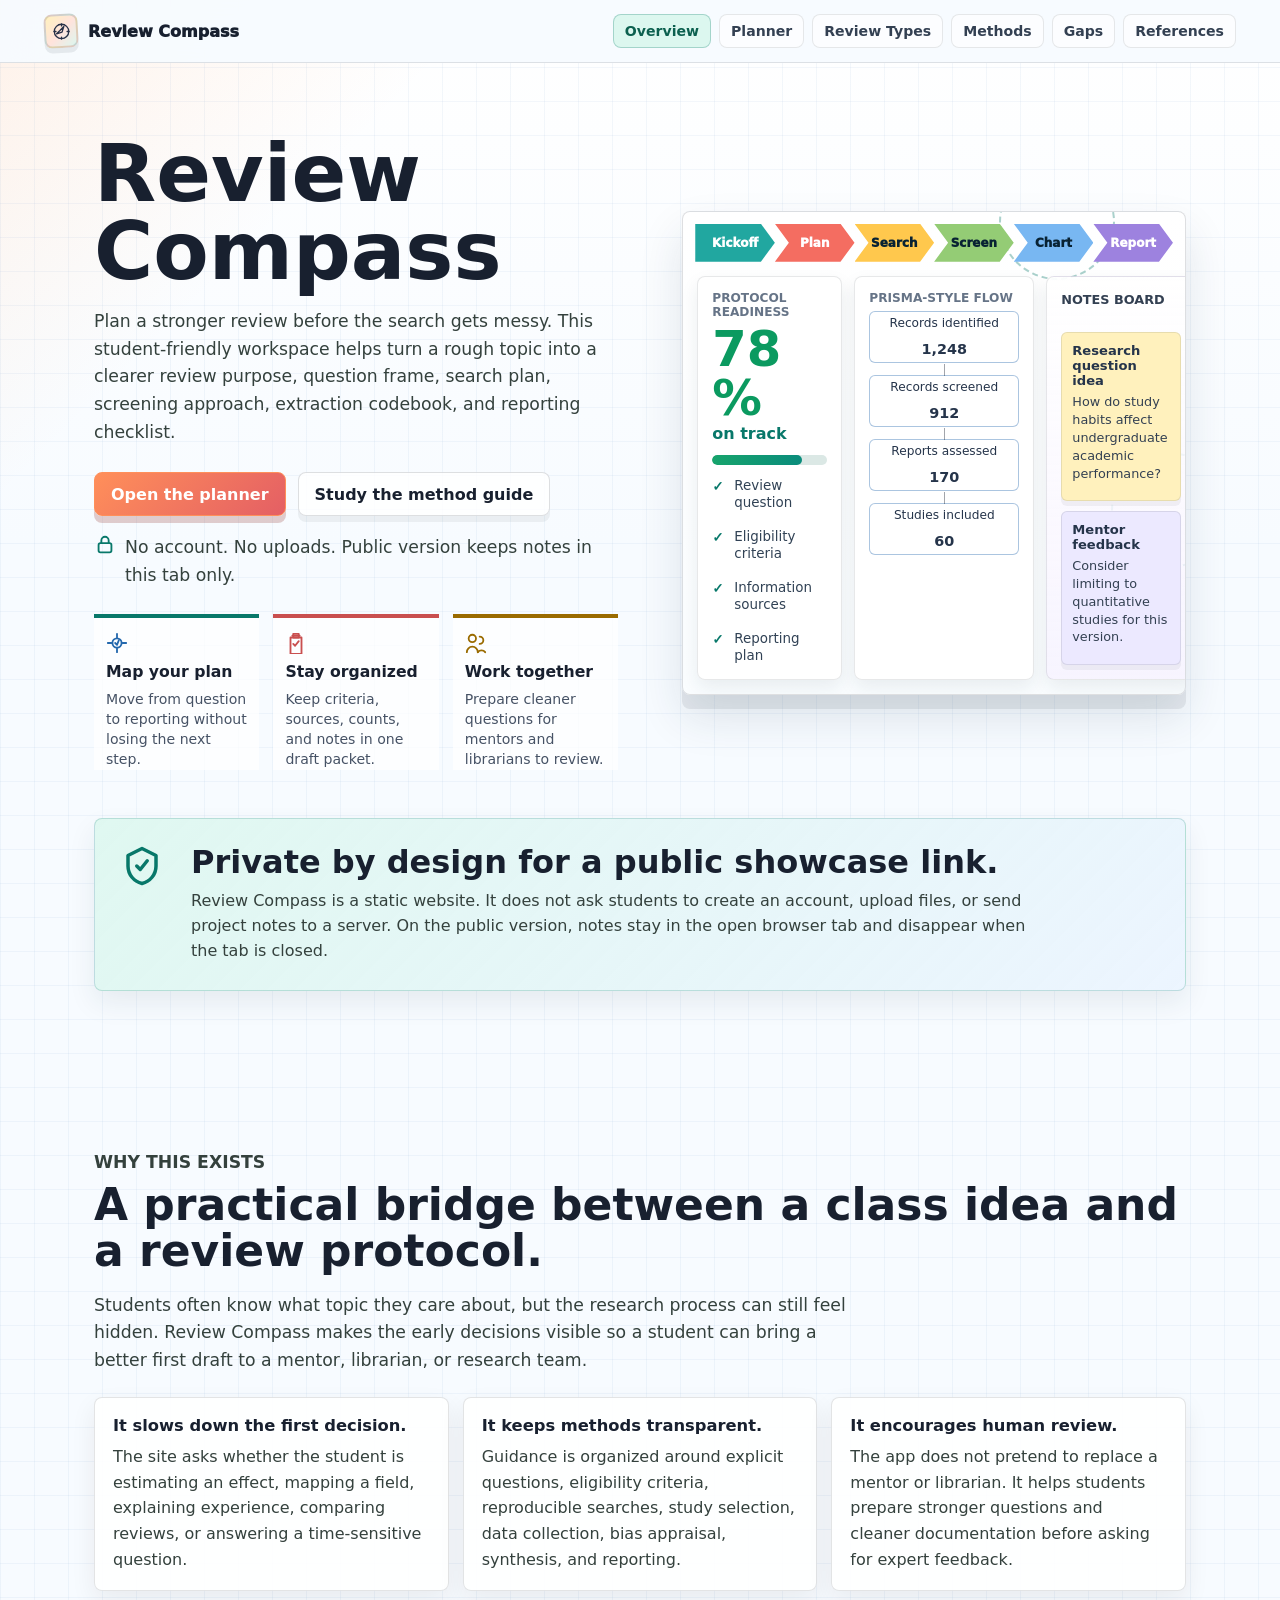
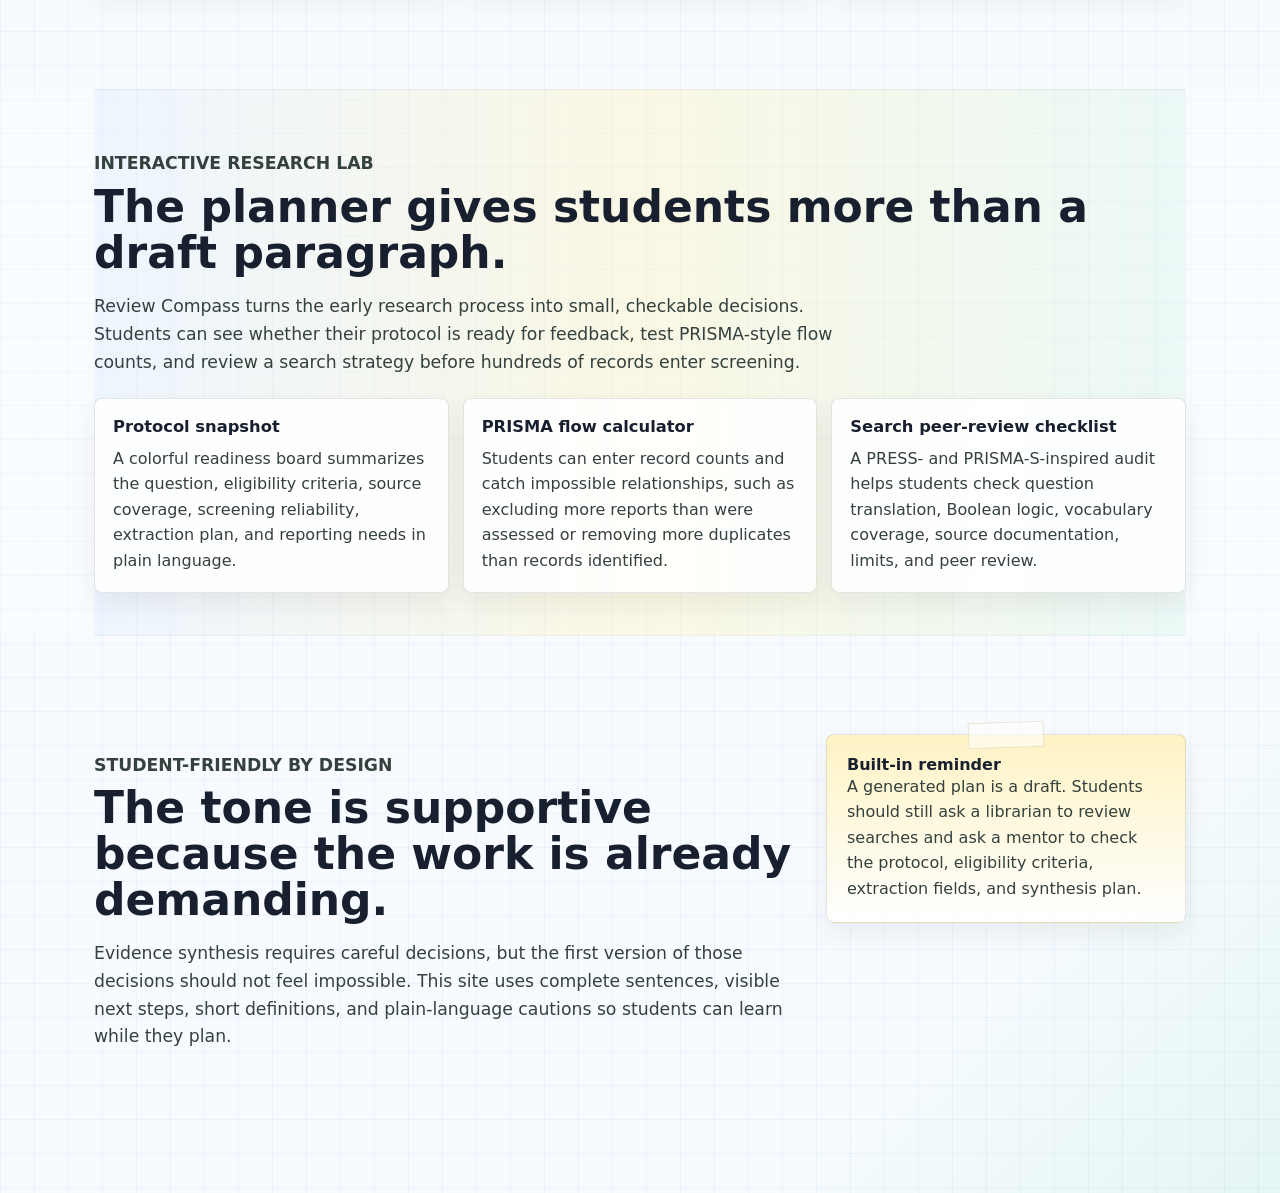
<file: review-compass-showcase/index.html>
<!doctype html>
<html lang="en">
  <head>
    <meta charset="utf-8">
    <meta name="viewport" content="width=device-width, initial-scale=1">
    <meta http-equiv="Content-Security-Policy" content="default-src 'self'; script-src 'self'; style-src 'self'; img-src 'self' data:; connect-src 'none'; object-src 'none'; base-uri 'none'; form-action 'none'; font-src 'self' data:; frame-src 'none'; media-src 'none'; upgrade-insecure-requests">
    <meta name="referrer" content="no-referrer">
    <meta name="description" content="Review Compass is a student-friendly, Cochrane-informed guide for planning systematic reviews, scoping reviews, rapid reviews, and related evidence syntheses.">
    <title>Review Compass | Student Evidence Review Guide</title>
    <link rel="stylesheet" href="./styles.css">
    <link rel="stylesheet" href="./showcase-refresh.css">
  </head>
  <body class="site-body">
    <header class="site-header">
      <a class="site-brand" href="./index.html" aria-label="Review Compass home">
        <span class="brand-mark small" aria-hidden="true"><svg viewBox="0 0 32 32" role="img"><circle cx="16" cy="16" r="11"></circle><path d="M19.5 8.5 16.8 17 8.5 19.5 13.2 15z"></path><path d="M16 4.5v3"></path><path d="M16 24.5v3"></path><path d="M4.5 16h3"></path><path d="M24.5 16h3"></path></svg></span>
        <span>Review Compass</span>
      </a>
      <nav class="site-nav" aria-label="Website pages">
        <a class="is-current" href="./index.html">Overview</a>
        <a href="./planner.html">Planner</a>
        <a href="./review-types.html">Review Types</a>
        <a href="./cochrane-methods.html">Methods</a>
        <a href="./common-gaps.html">Gaps</a>
        <a href="./references.html">References</a>
      </nav>
    </header>

    <main class="site-main">
      <section class="showcase-hero" aria-labelledby="hero-title">
        <div class="hero-copy">
          <h1 id="hero-title">Review Compass</h1>
          <p class="hero-lede">Plan a stronger review before the search gets messy. This student-friendly workspace helps turn a rough topic into a clearer review purpose, question frame, search plan, screening approach, extraction codebook, and reporting checklist.</p>
          <div class="hero-actions">
            <a class="primary-link" href="./planner.html">Open the planner</a>
            <a class="secondary-link" href="./cochrane-methods.html">Study the method guide</a>
          </div>
          <p class="privacy-line"><svg viewBox="0 0 24 24" aria-hidden="true"><rect x="5" y="10" width="14" height="10" rx="2"></rect><path d="M8 10V7a4 4 0 0 1 8 0v3"></path></svg>No account. No uploads. Public version keeps notes in this tab only.</p>
          <div class="hero-proof-grid" aria-label="Review Compass benefits">
            <article><svg viewBox="0 0 24 24" aria-hidden="true"><path d="M12 2v4"></path><path d="M12 18v4"></path><path d="M2 12h4"></path><path d="M18 12h4"></path><circle cx="12" cy="12" r="5"></circle><path d="m14 9-2 5-2-2"></path></svg><strong>Map your plan</strong><p>Move from question to reporting without losing the next step.</p></article>
            <article><svg viewBox="0 0 24 24" aria-hidden="true"><path d="M8 4h8"></path><path d="M9 2h6v4H9z"></path><path d="M6 6h12v18H6z"></path><path d="m9 13 2 2 4-5"></path></svg><strong>Stay organized</strong><p>Keep criteria, sources, counts, and notes in one draft packet.</p></article>
            <article><svg viewBox="0 0 24 24" aria-hidden="true"><path d="M8 11a4 4 0 1 0 0-8 4 4 0 0 0 0 8z"></path><path d="M16 13a4 4 0 1 0 0-8"></path><path d="M2 22a6 6 0 0 1 12 0"></path><path d="M14 22a5 5 0 0 1 8 0"></path></svg><strong>Work together</strong><p>Prepare cleaner questions for mentors and librarians to review.</p></article>
          </div>
        </div>

        <div class="product-preview" aria-label="Review Compass planner preview">
          <div class="preview-stepper" aria-hidden="true"><span>Kickoff</span><span>Plan</span><span>Search</span><span>Screen</span><span>Chart</span><span>Report</span></div>
          <div class="preview-workbench">
            <section class="preview-panel readiness-preview"><p class="surface-label">Protocol readiness</p><strong>78%</strong><span>on track</span><div class="mini-meter"><i></i></div><ul><li>Review question</li><li>Eligibility criteria</li><li>Information sources</li><li>Reporting plan</li></ul></section>
            <section class="preview-panel flow-preview"><p class="surface-label">PRISMA-style flow</p><div class="mini-flow"><span>Records identified<br><b>1,248</b></span><span>Records screened<br><b>912</b></span><span>Reports assessed<br><b>170</b></span><span>Studies included<br><b>60</b></span></div></section>
            <section class="preview-panel notes-preview"><p class="surface-label">Notes board</p><article><strong>Research question idea</strong><p>How do study habits affect undergraduate academic performance?</p></article><article><strong>Mentor feedback</strong><p>Consider limiting to quantitative studies for this version.</p></article></section>
          </div>
        </div>
      </section>

      <section class="page-band safety-band" aria-labelledby="safety-title">
        <div class="safety-card">
          <svg viewBox="0 0 24 24" aria-hidden="true"><path d="M12 2 20 6v6c0 5-3.4 8.8-8 10-4.6-1.2-8-5-8-10V6z"></path><path d="m9 12 2 2 4-5"></path></svg>
          <div><h2 id="safety-title">Private by design for a public showcase link.</h2><p>Review Compass is a static website. It does not ask students to create an account, upload files, or send project notes to a server. On the public version, notes stay in the open browser tab and disappear when the tab is closed.</p></div>
        </div>
      </section>

      <section class="page-band" aria-labelledby="why-title">
        <div class="section-heading"><p class="surface-label">Why this exists</p><h2 id="why-title">A practical bridge between a class idea and a review protocol.</h2><p>Students often know what topic they care about, but the research process can still feel hidden. Review Compass makes the early decisions visible so a student can bring a better first draft to a mentor, librarian, or research team.</p></div>
        <div class="feature-grid three">
          <article class="feature-tile"><strong>It slows down the first decision.</strong><p>The site asks whether the student is estimating an effect, mapping a field, explaining experience, comparing reviews, or answering a time-sensitive question.</p></article>
          <article class="feature-tile"><strong>It keeps methods transparent.</strong><p>Guidance is organized around explicit questions, eligibility criteria, reproducible searches, study selection, data collection, bias appraisal, synthesis, and reporting.</p></article>
          <article class="feature-tile"><strong>It encourages human review.</strong><p>The app does not pretend to replace a mentor or librarian. It helps students prepare stronger questions and cleaner documentation before asking for expert feedback.</p></article>
        </div>
      </section>

      <section class="page-band color-wash" aria-labelledby="lab-title">
        <div class="section-heading"><p class="surface-label">Interactive research lab</p><h2 id="lab-title">The planner gives students more than a draft paragraph.</h2><p>Review Compass turns the early research process into small, checkable decisions. Students can see whether their protocol is ready for feedback, test PRISMA-style flow counts, and review a search strategy before hundreds of records enter screening.</p></div>
        <div class="feature-grid three">
          <article class="feature-tile"><strong>Protocol snapshot</strong><p>A colorful readiness board summarizes the question, eligibility criteria, source coverage, screening reliability, extraction plan, and reporting needs in plain language.</p></article>
          <article class="feature-tile"><strong>PRISMA flow calculator</strong><p>Students can enter record counts and catch impossible relationships, such as excluding more reports than were assessed or removing more duplicates than records identified.</p></article>
          <article class="feature-tile"><strong>Search peer-review checklist</strong><p>A PRESS- and PRISMA-S-inspired audit helps students check question translation, Boolean logic, vocabulary coverage, source documentation, limits, and peer review.</p></article>
        </div>
      </section>

      <section class="page-band split-band" aria-labelledby="student-title">
        <div><p class="surface-label">Student-friendly by design</p><h2 id="student-title">The tone is supportive because the work is already demanding.</h2><p>Evidence synthesis requires careful decisions, but the first version of those decisions should not feel impossible. This site uses complete sentences, visible next steps, short definitions, and plain-language cautions so students can learn while they plan.</p></div>
        <aside class="sticky-note"><strong>Built-in reminder</strong><p>A generated plan is a draft. Students should still ask a librarian to review searches and ask a mentor to check the protocol, eligibility criteria, extraction fields, and synthesis plan.</p></aside>
      </section>
    </main>
  </body>
</html>
</file>
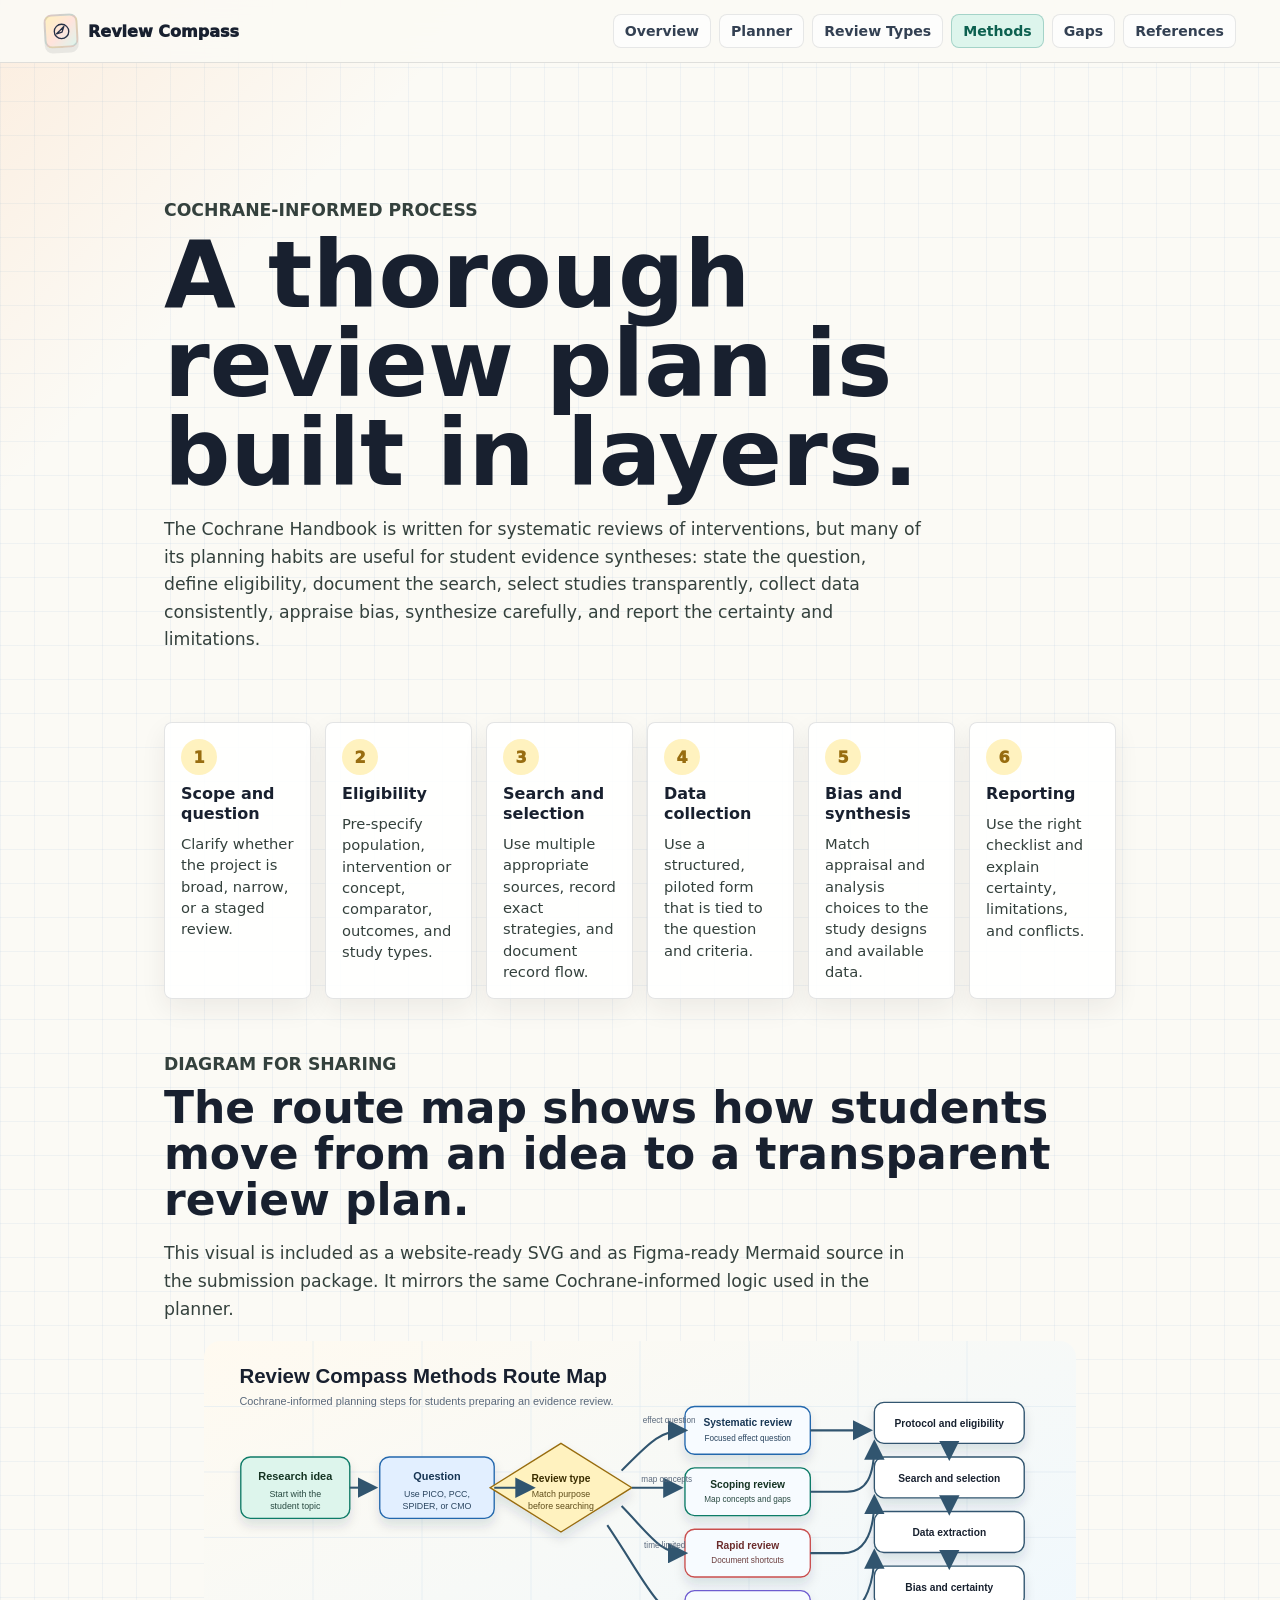
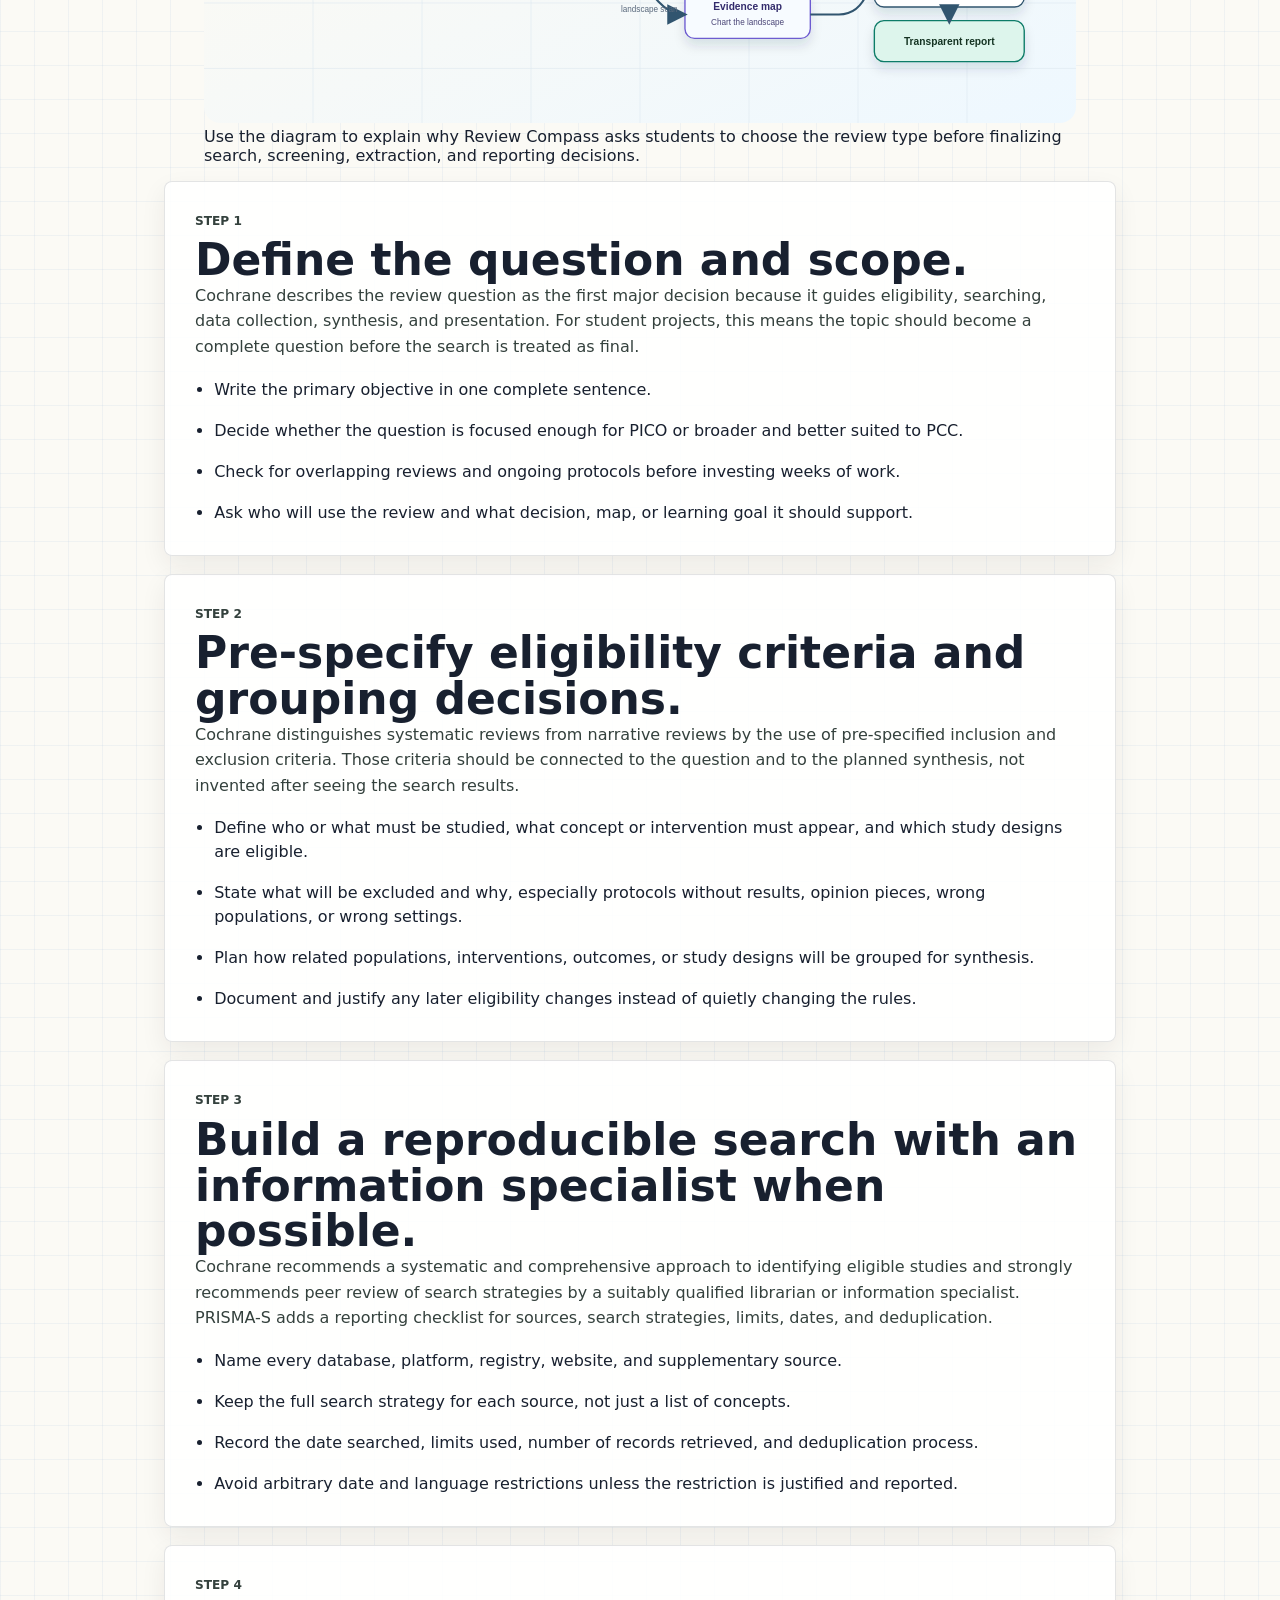
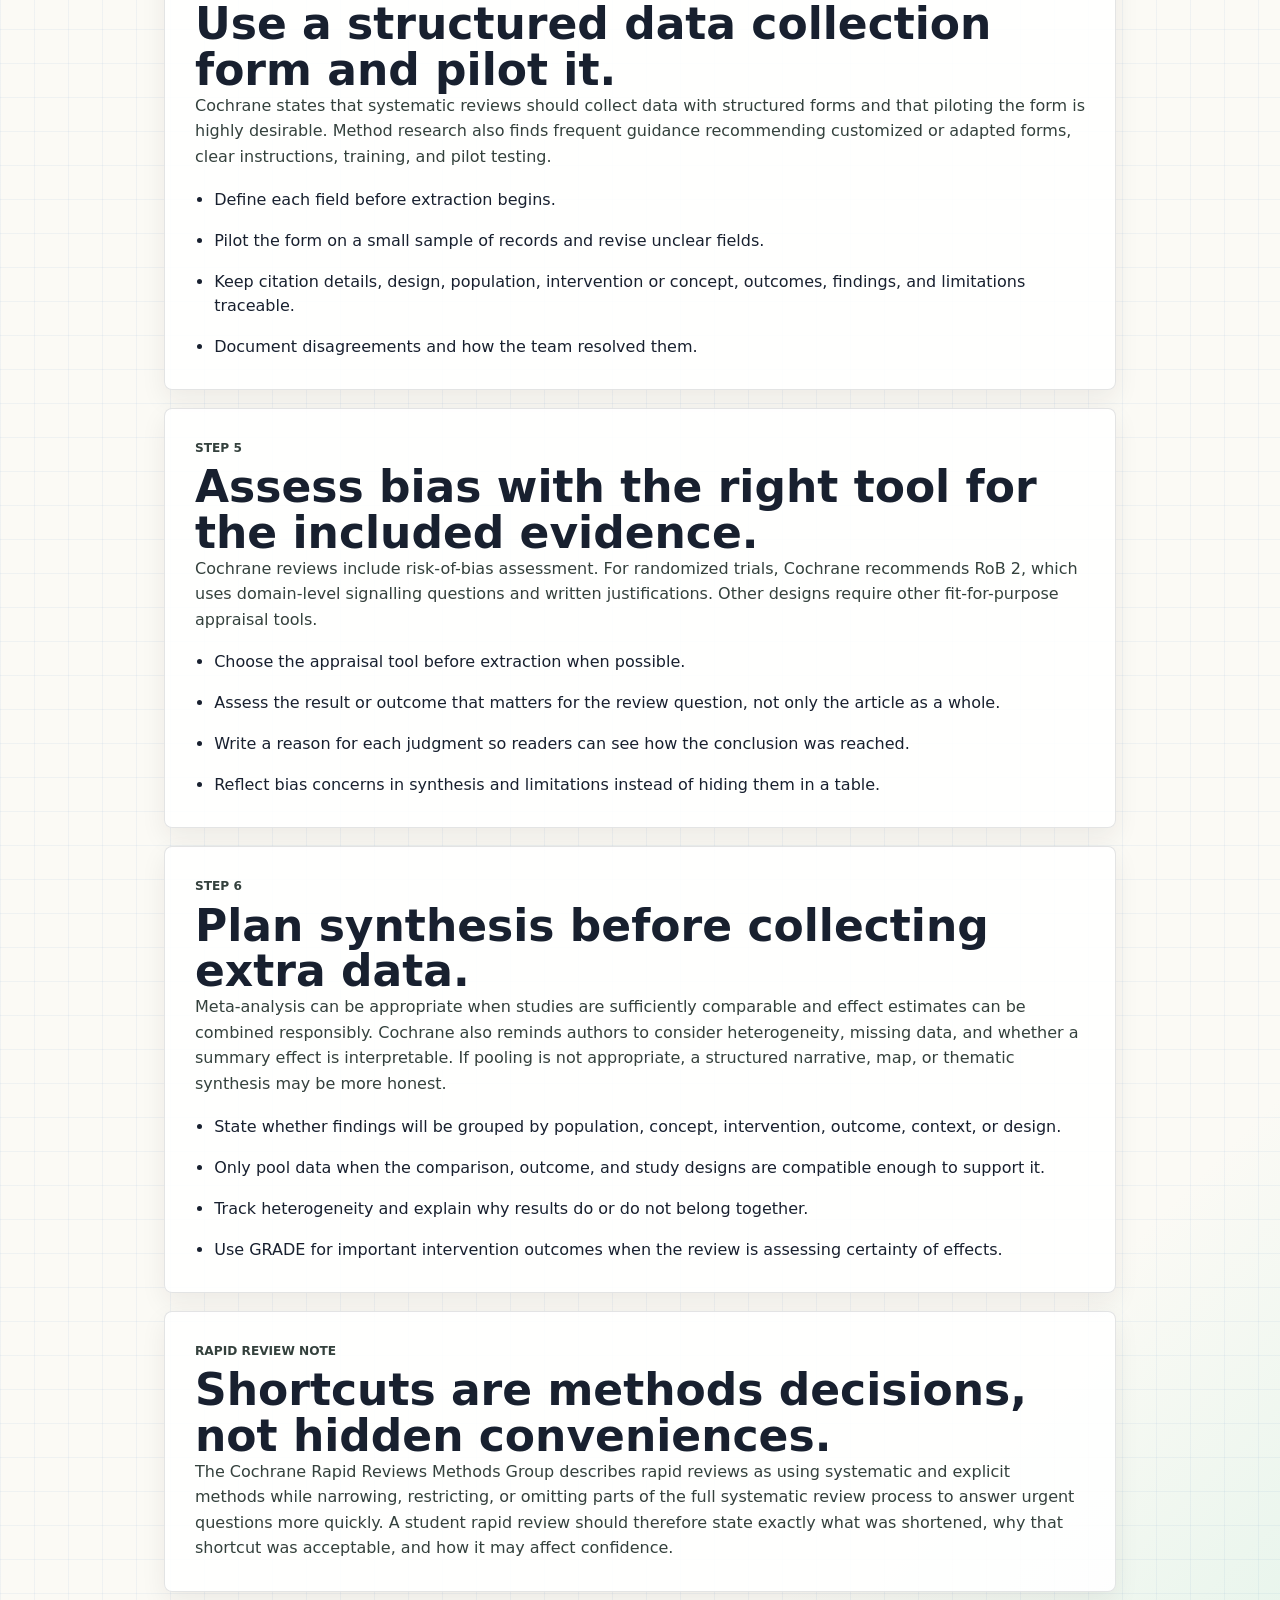
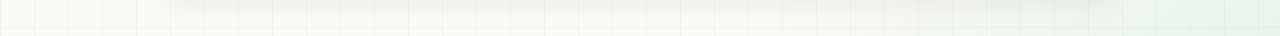
<file: review-compass-showcase/cochrane-methods.html>
<!doctype html>
<html lang="en">
  <head>
    <meta charset="utf-8">
    <meta name="viewport" content="width=device-width, initial-scale=1">
    <meta http-equiv="Content-Security-Policy" content="default-src 'self'; script-src 'self'; style-src 'self'; img-src 'self' data:; connect-src 'none'; object-src 'none'; base-uri 'none'; form-action 'none'; font-src 'self' data:; frame-src 'none'; media-src 'none'; upgrade-insecure-requests">
    <meta name="referrer" content="no-referrer">
    <meta
      name="description"
      content="A Cochrane-informed student guide to review questions, eligibility criteria, searching, screening, data extraction, risk of bias, synthesis, GRADE, and reporting."
    >
    <title>Review Compass | Cochrane-Informed Methods</title>
    <link rel="stylesheet" href="./styles.css">
  </head>
  <body class="site-body">
    <header class="site-header">
      <a class="site-brand" href="./index.html" aria-label="Review Compass home">
        <span class="brand-mark small" aria-hidden="true">
          <svg viewBox="0 0 32 32" role="img">
            <circle cx="16" cy="16" r="11"></circle>
            <path d="M19.5 8.5 16.8 17 8.5 19.5 13.2 15z"></path>
          </svg>
        </span>
        <span>Review Compass</span>
      </a>
      <nav class="site-nav" aria-label="Website pages">
        <a href="./index.html">Overview</a>
        <a href="./planner.html">Planner</a>
        <a href="./review-types.html">Review Types</a>
        <a class="is-current" href="./cochrane-methods.html">Methods</a>
        <a href="./common-gaps.html">Gaps</a>
        <a href="./references.html">References</a>
      </nav>
    </header>

    <main class="site-main narrow">
      <section class="page-title" aria-labelledby="methods-title">
        <p class="surface-label">Cochrane-informed process</p>
        <h1 id="methods-title">A thorough review plan is built in layers.</h1>
        <p>
          The Cochrane Handbook is written for systematic reviews of interventions, but many of its planning
          habits are useful for student evidence syntheses: state the question, define eligibility, document the
          search, select studies transparently, collect data consistently, appraise bias, synthesize carefully,
          and report the certainty and limitations.
        </p>
      </section>

      <section class="method-map" aria-label="Cochrane-informed process diagram">
        <article>
          <span>1</span>
          <strong>Scope and question</strong>
          <p>Clarify whether the project is broad, narrow, or a staged review.</p>
        </article>
        <article>
          <span>2</span>
          <strong>Eligibility</strong>
          <p>Pre-specify population, intervention or concept, comparator, outcomes, and study types.</p>
        </article>
        <article>
          <span>3</span>
          <strong>Search and selection</strong>
          <p>Use multiple appropriate sources, record exact strategies, and document record flow.</p>
        </article>
        <article>
          <span>4</span>
          <strong>Data collection</strong>
          <p>Use a structured, piloted form that is tied to the question and criteria.</p>
        </article>
        <article>
          <span>5</span>
          <strong>Bias and synthesis</strong>
          <p>Match appraisal and analysis choices to the study designs and available data.</p>
        </article>
        <article>
          <span>6</span>
          <strong>Reporting</strong>
          <p>Use the right checklist and explain certainty, limitations, and conflicts.</p>
        </article>
      </section>

      <section class="diagram-showcase" aria-labelledby="route-map-title">
        <div class="section-heading compact">
          <p class="surface-label">Diagram for sharing</p>
          <h2 id="route-map-title">The route map shows how students move from an idea to a transparent review plan.</h2>
          <p>
            This visual is included as a website-ready SVG and as Figma-ready Mermaid source in the submission
            package. It mirrors the same Cochrane-informed logic used in the planner.
          </p>
        </div>
        <figure>
          <img src="./assets/review-compass-method-route-map.svg" alt="Route map from research idea to question, review type, protocol, search, screening, extraction, appraisal, synthesis, reporting, and transparent review plan.">
          <figcaption>
            Use the diagram to explain why Review Compass asks students to choose the review type before finalizing
            search, screening, extraction, and reporting decisions.
          </figcaption>
        </figure>
      </section>

      <section class="method-sections" aria-label="Detailed method guidance">
        <article id="question">
          <p class="surface-label">Step 1</p>
          <h2>Define the question and scope.</h2>
          <p>
            Cochrane describes the review question as the first major decision because it guides eligibility,
            searching, data collection, synthesis, and presentation. For student projects, this means the topic
            should become a complete question before the search is treated as final.
          </p>
          <ul>
            <li>Write the primary objective in one complete sentence.</li>
            <li>Decide whether the question is focused enough for PICO or broader and better suited to PCC.</li>
            <li>Check for overlapping reviews and ongoing protocols before investing weeks of work.</li>
            <li>Ask who will use the review and what decision, map, or learning goal it should support.</li>
          </ul>
        </article>

        <article id="eligibility">
          <p class="surface-label">Step 2</p>
          <h2>Pre-specify eligibility criteria and grouping decisions.</h2>
          <p>
            Cochrane distinguishes systematic reviews from narrative reviews by the use of pre-specified
            inclusion and exclusion criteria. Those criteria should be connected to the question and to the
            planned synthesis, not invented after seeing the search results.
          </p>
          <ul>
            <li>Define who or what must be studied, what concept or intervention must appear, and which study designs are eligible.</li>
            <li>State what will be excluded and why, especially protocols without results, opinion pieces, wrong populations, or wrong settings.</li>
            <li>Plan how related populations, interventions, outcomes, or study designs will be grouped for synthesis.</li>
            <li>Document and justify any later eligibility changes instead of quietly changing the rules.</li>
          </ul>
        </article>

        <article id="searching">
          <p class="surface-label">Step 3</p>
          <h2>Build a reproducible search with an information specialist when possible.</h2>
          <p>
            Cochrane recommends a systematic and comprehensive approach to identifying eligible studies and
            strongly recommends peer review of search strategies by a suitably qualified librarian or information
            specialist. PRISMA-S adds a reporting checklist for sources, search strategies, limits, dates, and
            deduplication.
          </p>
          <ul>
            <li>Name every database, platform, registry, website, and supplementary source.</li>
            <li>Keep the full search strategy for each source, not just a list of concepts.</li>
            <li>Record the date searched, limits used, number of records retrieved, and deduplication process.</li>
            <li>Avoid arbitrary date and language restrictions unless the restriction is justified and reported.</li>
          </ul>
        </article>

        <article id="extraction">
          <p class="surface-label">Step 4</p>
          <h2>Use a structured data collection form and pilot it.</h2>
          <p>
            Cochrane states that systematic reviews should collect data with structured forms and that piloting
            the form is highly desirable. Method research also finds frequent guidance recommending customized
            or adapted forms, clear instructions, training, and pilot testing.
          </p>
          <ul>
            <li>Define each field before extraction begins.</li>
            <li>Pilot the form on a small sample of records and revise unclear fields.</li>
            <li>Keep citation details, design, population, intervention or concept, outcomes, findings, and limitations traceable.</li>
            <li>Document disagreements and how the team resolved them.</li>
          </ul>
        </article>

        <article id="bias">
          <p class="surface-label">Step 5</p>
          <h2>Assess bias with the right tool for the included evidence.</h2>
          <p>
            Cochrane reviews include risk-of-bias assessment. For randomized trials, Cochrane recommends RoB 2,
            which uses domain-level signalling questions and written justifications. Other designs require other
            fit-for-purpose appraisal tools.
          </p>
          <ul>
            <li>Choose the appraisal tool before extraction when possible.</li>
            <li>Assess the result or outcome that matters for the review question, not only the article as a whole.</li>
            <li>Write a reason for each judgment so readers can see how the conclusion was reached.</li>
            <li>Reflect bias concerns in synthesis and limitations instead of hiding them in a table.</li>
          </ul>
        </article>

        <article id="synthesis">
          <p class="surface-label">Step 6</p>
          <h2>Plan synthesis before collecting extra data.</h2>
          <p>
            Meta-analysis can be appropriate when studies are sufficiently comparable and effect estimates can be
            combined responsibly. Cochrane also reminds authors to consider heterogeneity, missing data, and
            whether a summary effect is interpretable. If pooling is not appropriate, a structured narrative,
            map, or thematic synthesis may be more honest.
          </p>
          <ul>
            <li>State whether findings will be grouped by population, concept, intervention, outcome, context, or design.</li>
            <li>Only pool data when the comparison, outcome, and study designs are compatible enough to support it.</li>
            <li>Track heterogeneity and explain why results do or do not belong together.</li>
            <li>Use GRADE for important intervention outcomes when the review is assessing certainty of effects.</li>
          </ul>
        </article>

        <article id="rapid">
          <p class="surface-label">Rapid review note</p>
          <h2>Shortcuts are methods decisions, not hidden conveniences.</h2>
          <p>
            The Cochrane Rapid Reviews Methods Group describes rapid reviews as using systematic and explicit
            methods while narrowing, restricting, or omitting parts of the full systematic review process to
            answer urgent questions more quickly. A student rapid review should therefore state exactly what was
            shortened, why that shortcut was acceptable, and how it may affect confidence.
          </p>
        </article>
      </section>
    </main>
  </body>
</html>
</file>
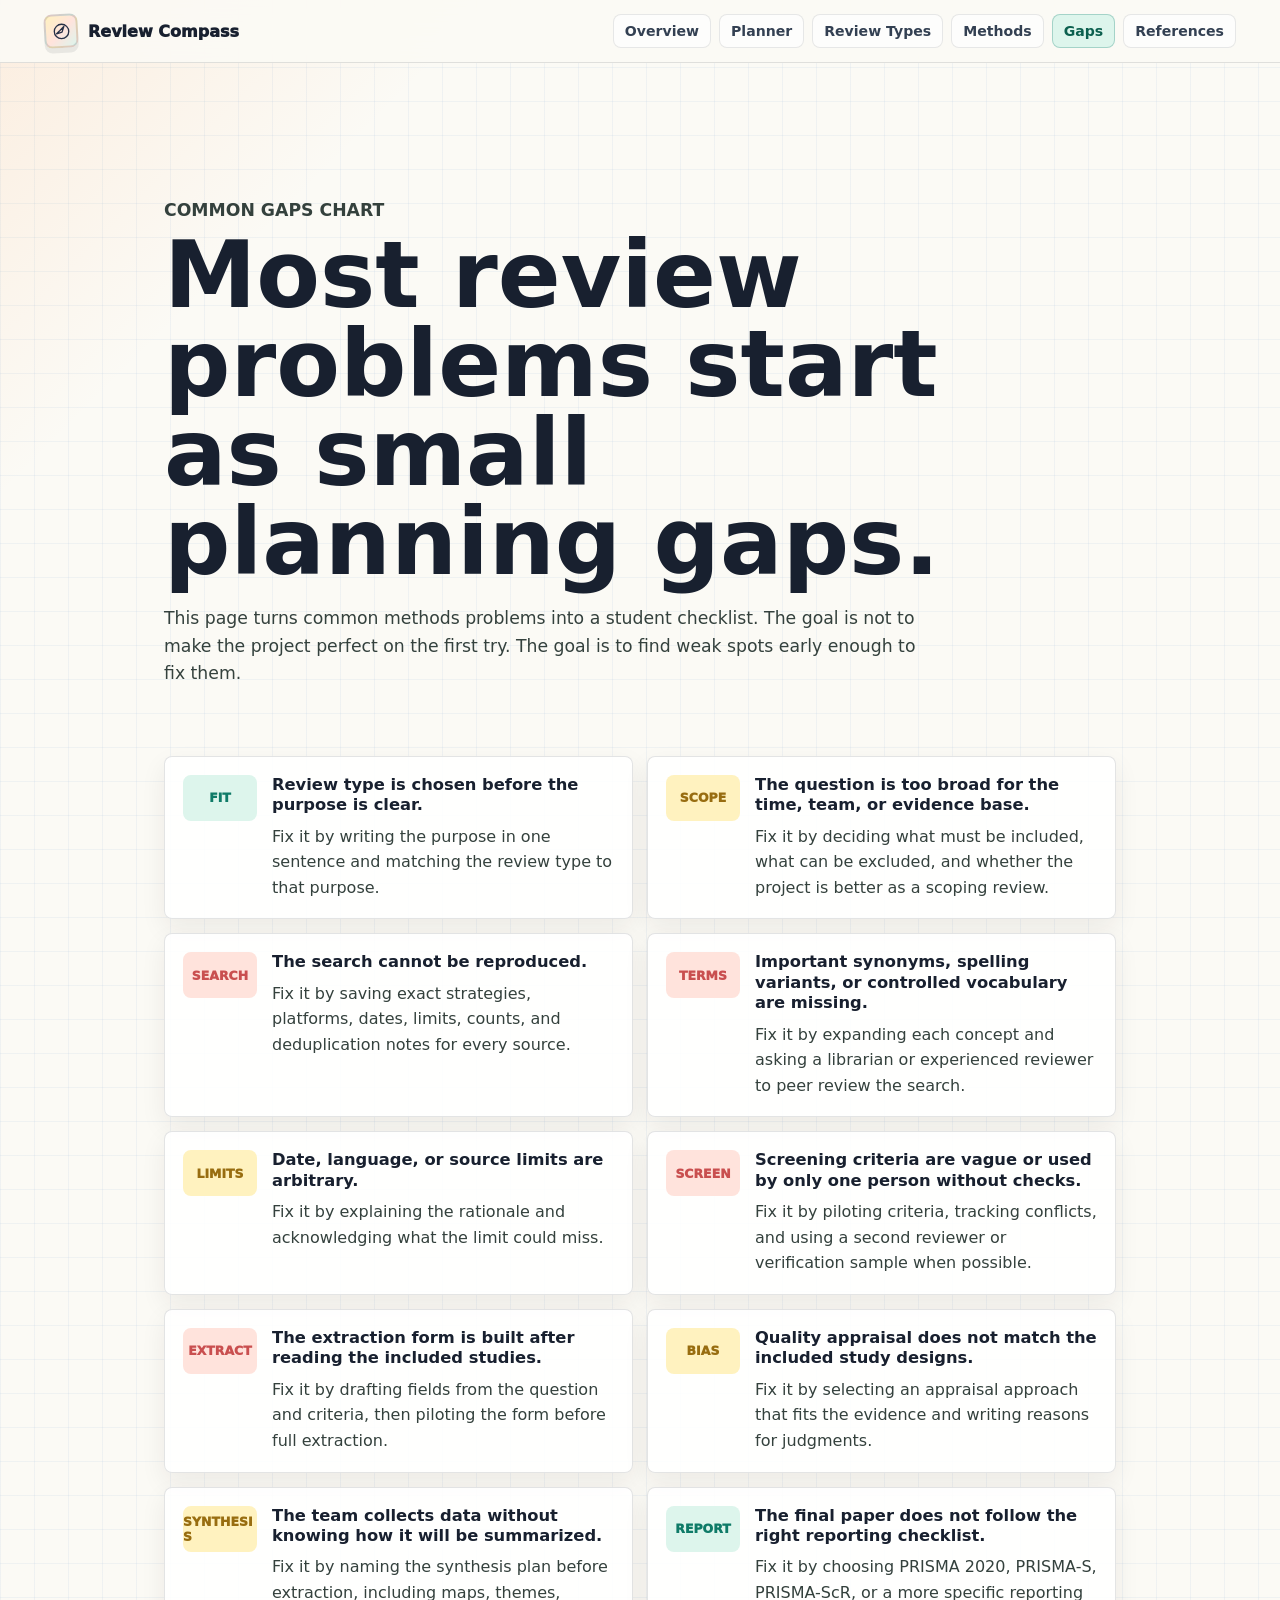
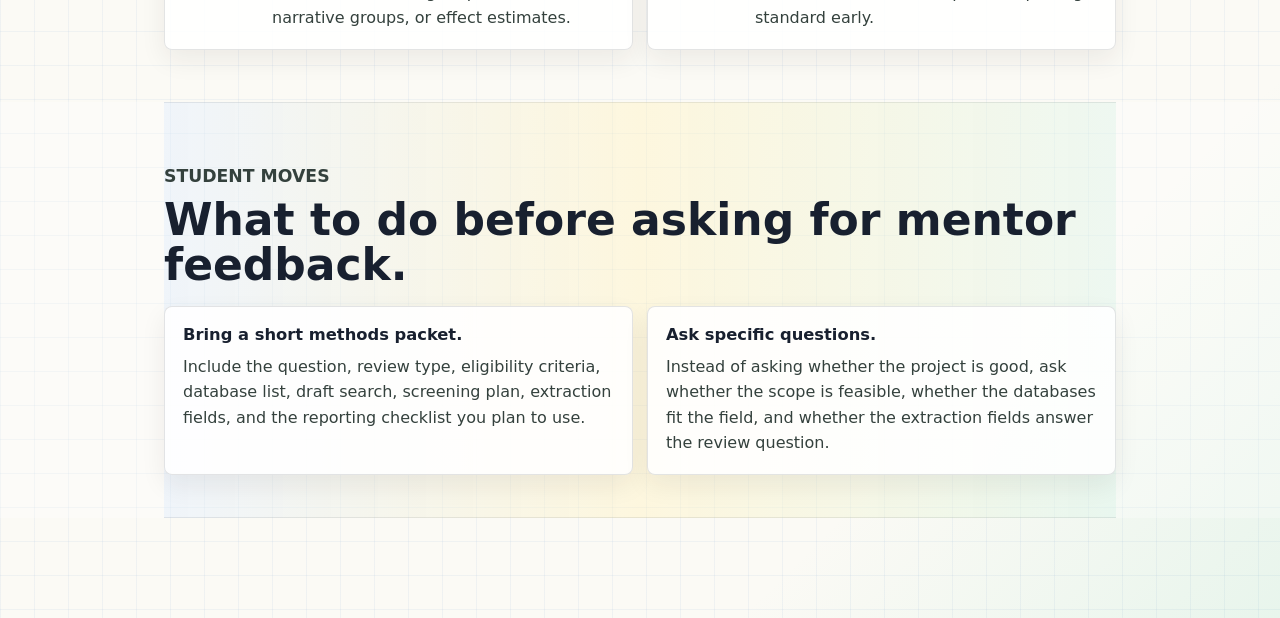
<file: review-compass-showcase/common-gaps.html>
<!doctype html>
<html lang="en">
  <head>
    <meta charset="utf-8">
    <meta name="viewport" content="width=device-width, initial-scale=1">
    <meta http-equiv="Content-Security-Policy" content="default-src 'self'; script-src 'self'; style-src 'self'; img-src 'self' data:; connect-src 'none'; object-src 'none'; base-uri 'none'; form-action 'none'; font-src 'self' data:; frame-src 'none'; media-src 'none'; upgrade-insecure-requests">
    <meta name="referrer" content="no-referrer">
    <meta
      name="description"
      content="Common evidence review planning gaps and practical student-friendly fixes for searches, screening, extraction, synthesis, and reporting."
    >
    <title>Review Compass | Common Review Gaps</title>
    <link rel="stylesheet" href="./styles.css">
  </head>
  <body class="site-body">
    <header class="site-header">
      <a class="site-brand" href="./index.html" aria-label="Review Compass home">
        <span class="brand-mark small" aria-hidden="true">
          <svg viewBox="0 0 32 32" role="img">
            <circle cx="16" cy="16" r="11"></circle>
            <path d="M19.5 8.5 16.8 17 8.5 19.5 13.2 15z"></path>
          </svg>
        </span>
        <span>Review Compass</span>
      </a>
      <nav class="site-nav" aria-label="Website pages">
        <a href="./index.html">Overview</a>
        <a href="./planner.html">Planner</a>
        <a href="./review-types.html">Review Types</a>
        <a href="./cochrane-methods.html">Methods</a>
        <a class="is-current" href="./common-gaps.html">Gaps</a>
        <a href="./references.html">References</a>
      </nav>
    </header>

    <main class="site-main narrow">
      <section class="page-title" aria-labelledby="gaps-title">
        <p class="surface-label">Common gaps chart</p>
        <h1 id="gaps-title">Most review problems start as small planning gaps.</h1>
        <p>
          This page turns common methods problems into a student checklist. The goal is not to make the project
          perfect on the first try. The goal is to find weak spots early enough to fix them.
        </p>
      </section>

      <section class="gap-atlas" aria-label="Common evidence synthesis gaps">
        <article>
          <span class="gap-score good">Fit</span>
          <div>
            <strong>Review type is chosen before the purpose is clear.</strong>
            <p>Fix it by writing the purpose in one sentence and matching the review type to that purpose.</p>
          </div>
        </article>
        <article>
          <span class="gap-score watch">Scope</span>
          <div>
            <strong>The question is too broad for the time, team, or evidence base.</strong>
            <p>Fix it by deciding what must be included, what can be excluded, and whether the project is better as a scoping review.</p>
          </div>
        </article>
        <article>
          <span class="gap-score needs">Search</span>
          <div>
            <strong>The search cannot be reproduced.</strong>
            <p>Fix it by saving exact strategies, platforms, dates, limits, counts, and deduplication notes for every source.</p>
          </div>
        </article>
        <article>
          <span class="gap-score needs">Terms</span>
          <div>
            <strong>Important synonyms, spelling variants, or controlled vocabulary are missing.</strong>
            <p>Fix it by expanding each concept and asking a librarian or experienced reviewer to peer review the search.</p>
          </div>
        </article>
        <article>
          <span class="gap-score watch">Limits</span>
          <div>
            <strong>Date, language, or source limits are arbitrary.</strong>
            <p>Fix it by explaining the rationale and acknowledging what the limit could miss.</p>
          </div>
        </article>
        <article>
          <span class="gap-score needs">Screen</span>
          <div>
            <strong>Screening criteria are vague or used by only one person without checks.</strong>
            <p>Fix it by piloting criteria, tracking conflicts, and using a second reviewer or verification sample when possible.</p>
          </div>
        </article>
        <article>
          <span class="gap-score needs">Extract</span>
          <div>
            <strong>The extraction form is built after reading the included studies.</strong>
            <p>Fix it by drafting fields from the question and criteria, then piloting the form before full extraction.</p>
          </div>
        </article>
        <article>
          <span class="gap-score watch">Bias</span>
          <div>
            <strong>Quality appraisal does not match the included study designs.</strong>
            <p>Fix it by selecting an appraisal approach that fits the evidence and writing reasons for judgments.</p>
          </div>
        </article>
        <article>
          <span class="gap-score watch">Synthesis</span>
          <div>
            <strong>The team collects data without knowing how it will be summarized.</strong>
            <p>Fix it by naming the synthesis plan before extraction, including maps, themes, narrative groups, or effect estimates.</p>
          </div>
        </article>
        <article>
          <span class="gap-score good">Report</span>
          <div>
            <strong>The final paper does not follow the right reporting checklist.</strong>
            <p>Fix it by choosing PRISMA 2020, PRISMA-S, PRISMA-ScR, or a more specific reporting standard early.</p>
          </div>
        </article>
      </section>

      <section class="page-band color-wash" aria-labelledby="student-moves-title">
        <div class="section-heading compact">
          <p class="surface-label">Student moves</p>
          <h2 id="student-moves-title">What to do before asking for mentor feedback.</h2>
        </div>
        <div class="feature-grid two">
          <article class="feature-tile">
            <strong>Bring a short methods packet.</strong>
            <p>
              Include the question, review type, eligibility criteria, database list, draft search, screening
              plan, extraction fields, and the reporting checklist you plan to use.
            </p>
          </article>
          <article class="feature-tile">
            <strong>Ask specific questions.</strong>
            <p>
              Instead of asking whether the project is good, ask whether the scope is feasible, whether the
              databases fit the field, and whether the extraction fields answer the review question.
            </p>
          </article>
        </div>
      </section>
    </main>
  </body>
</html>
</file>
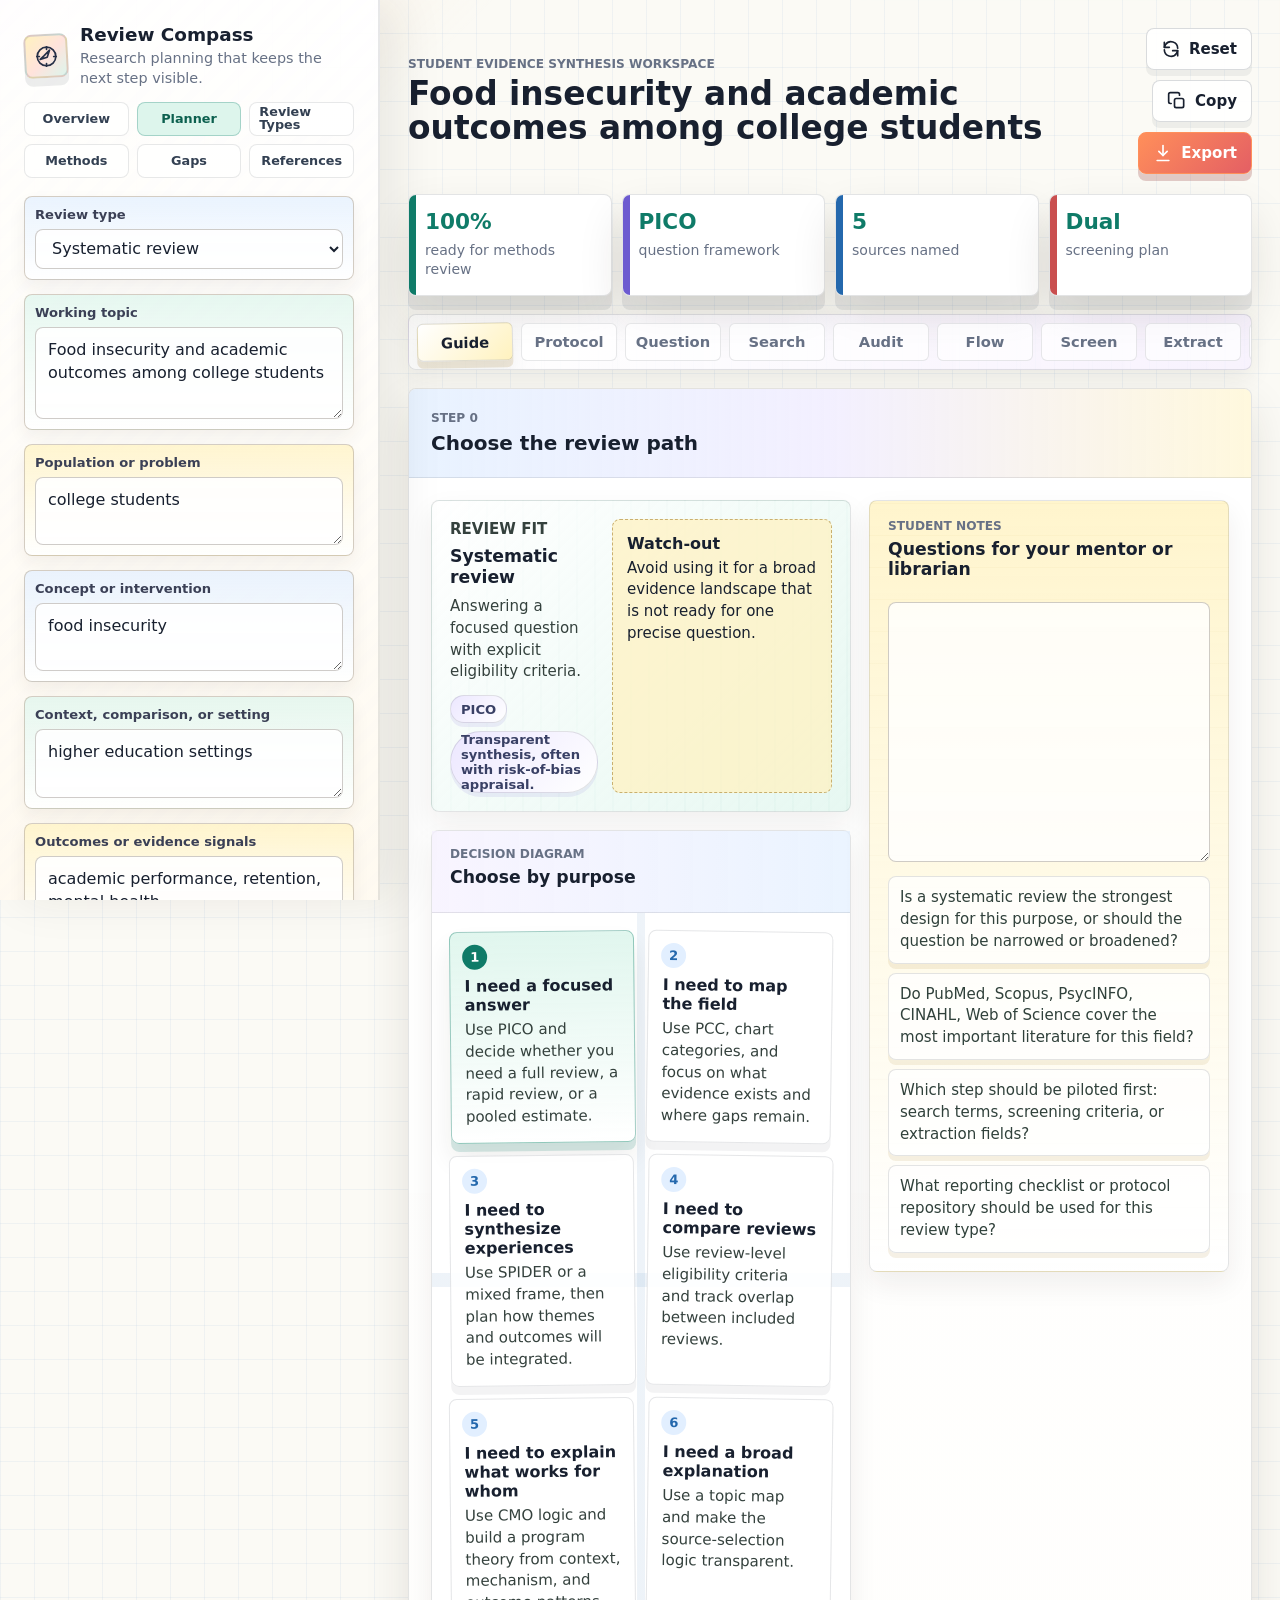
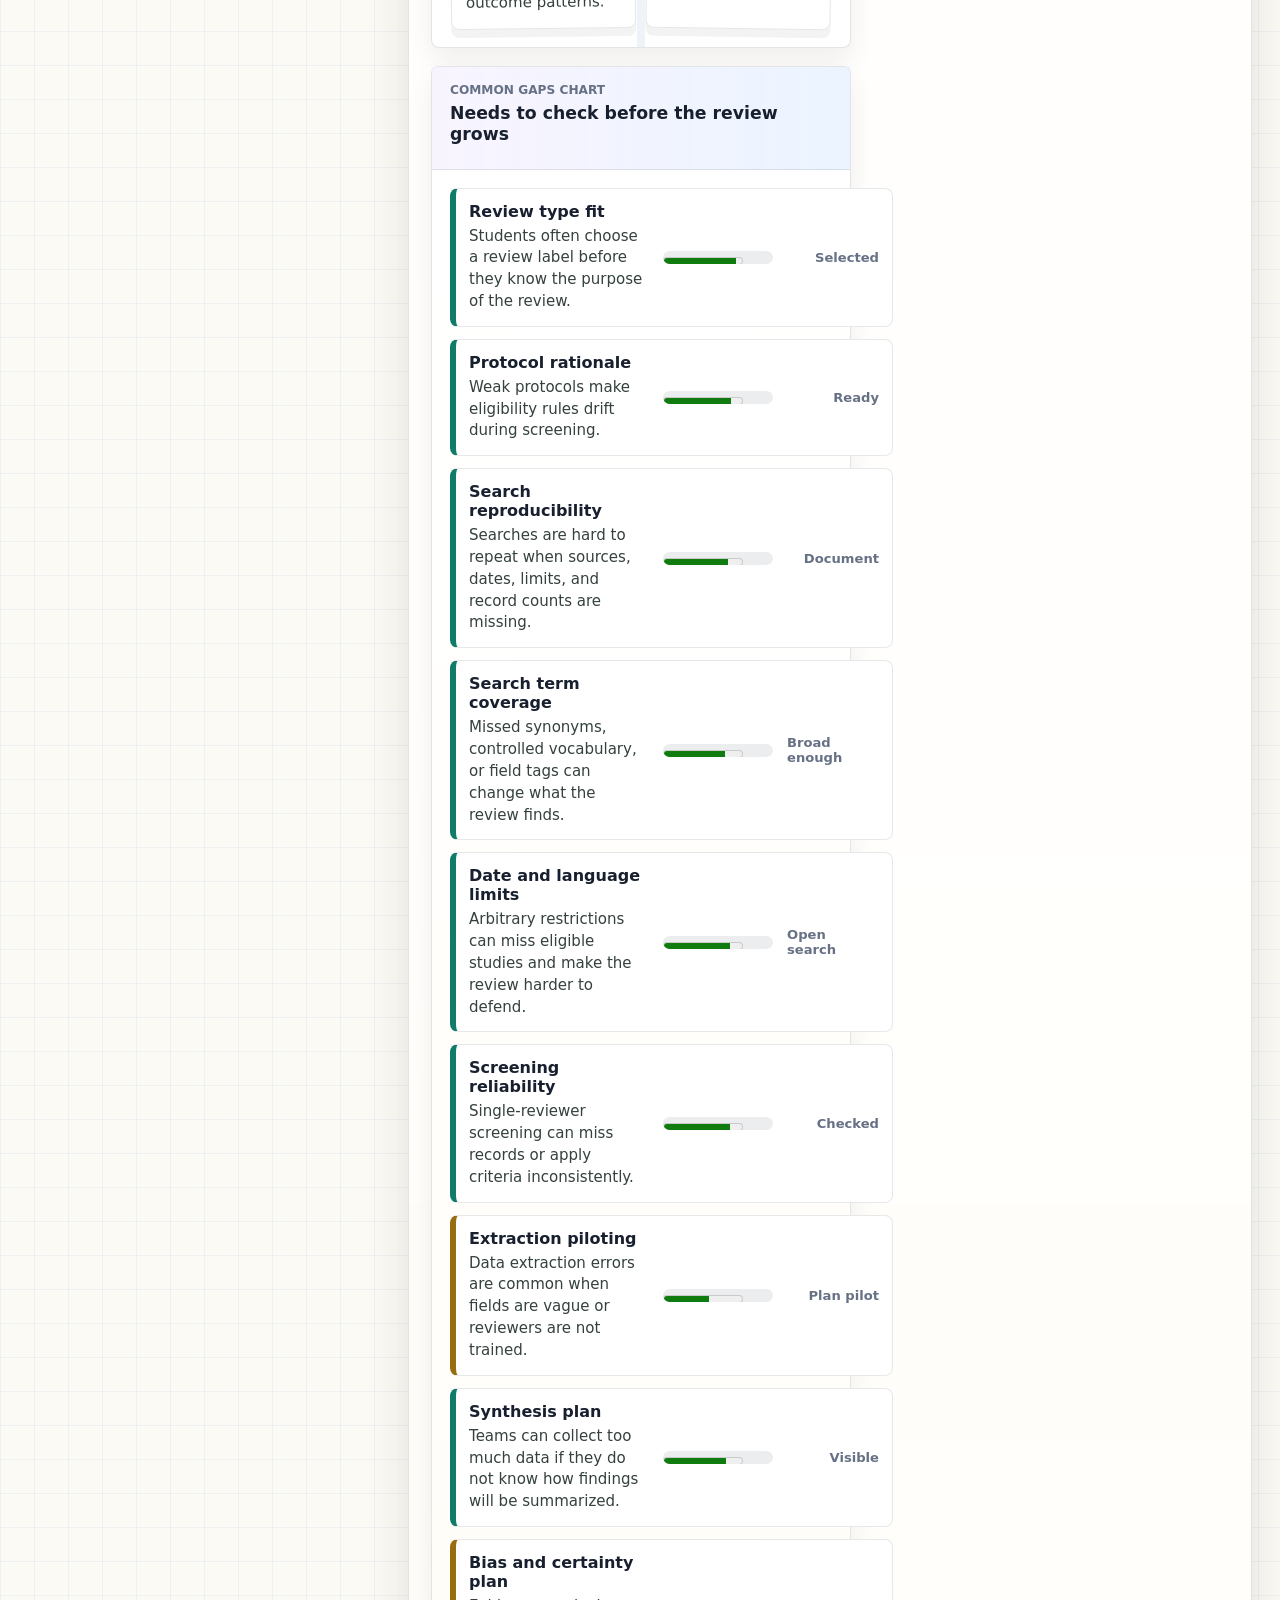
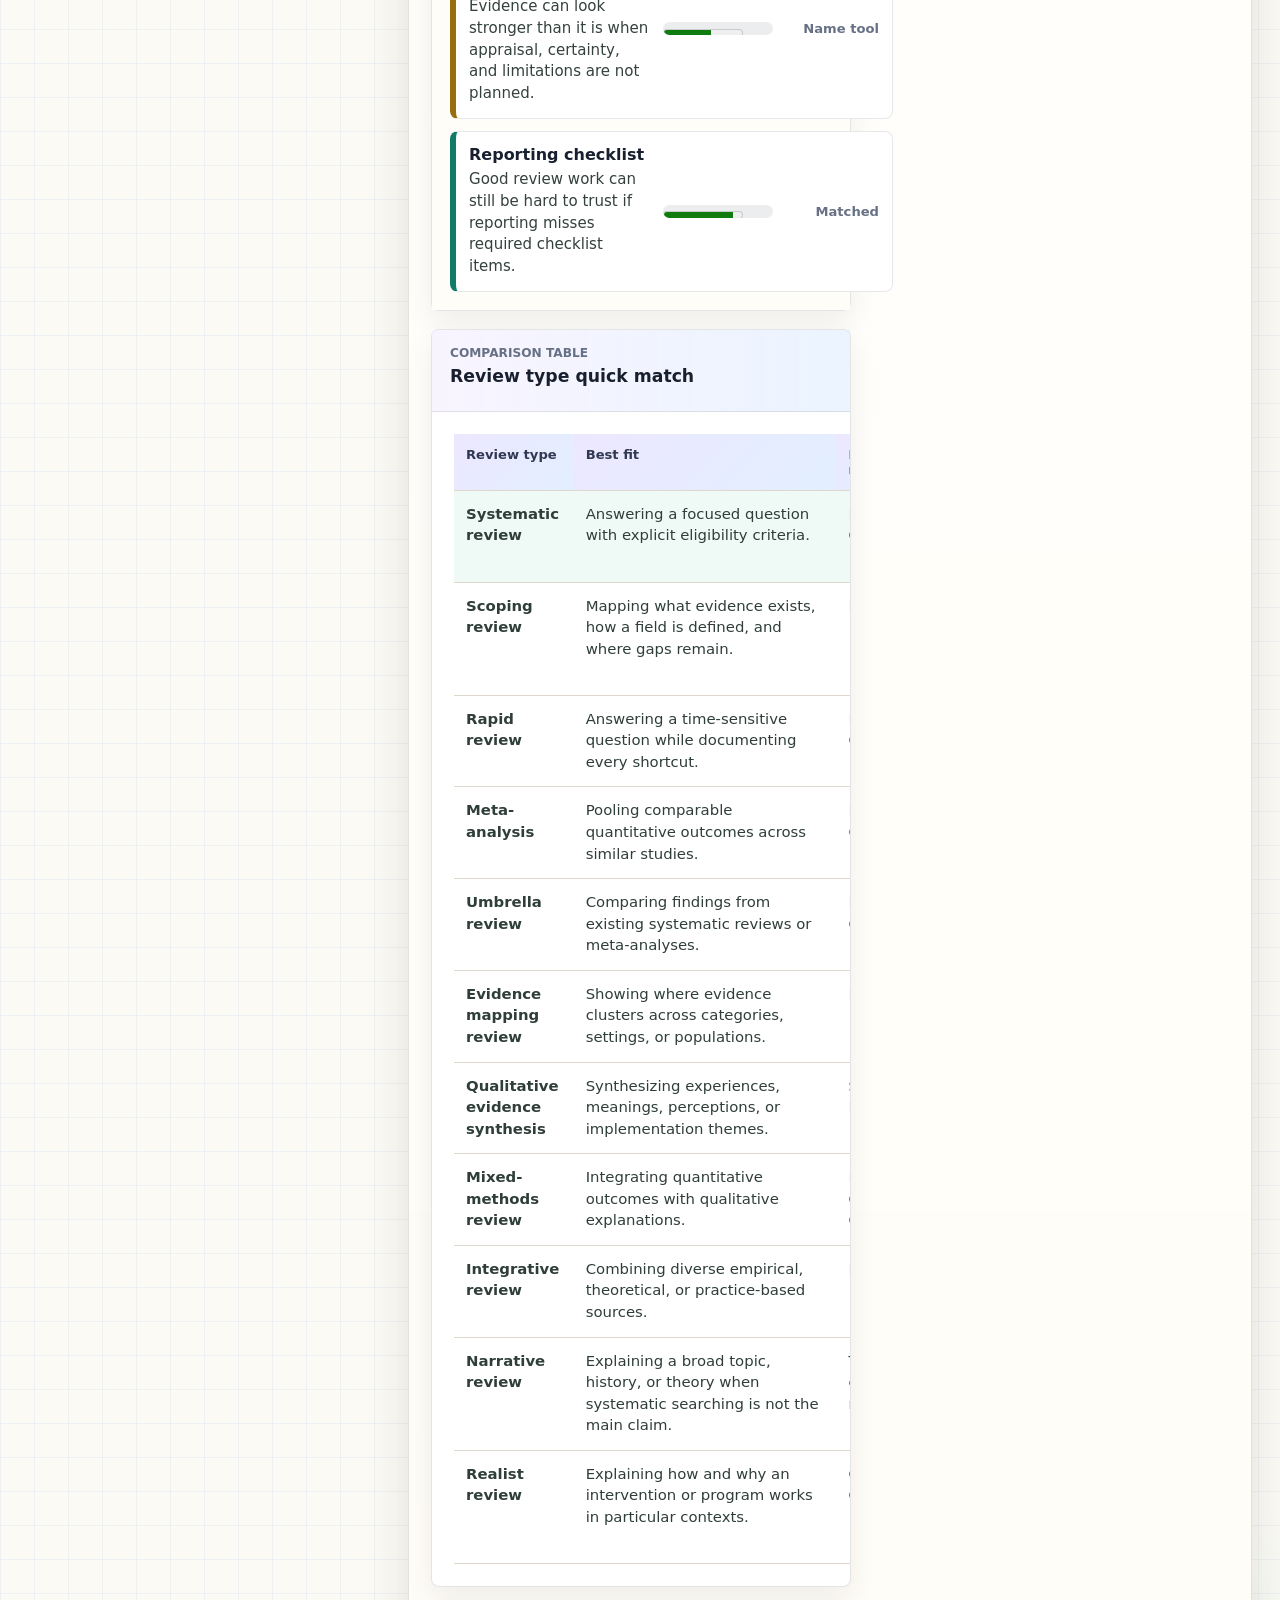
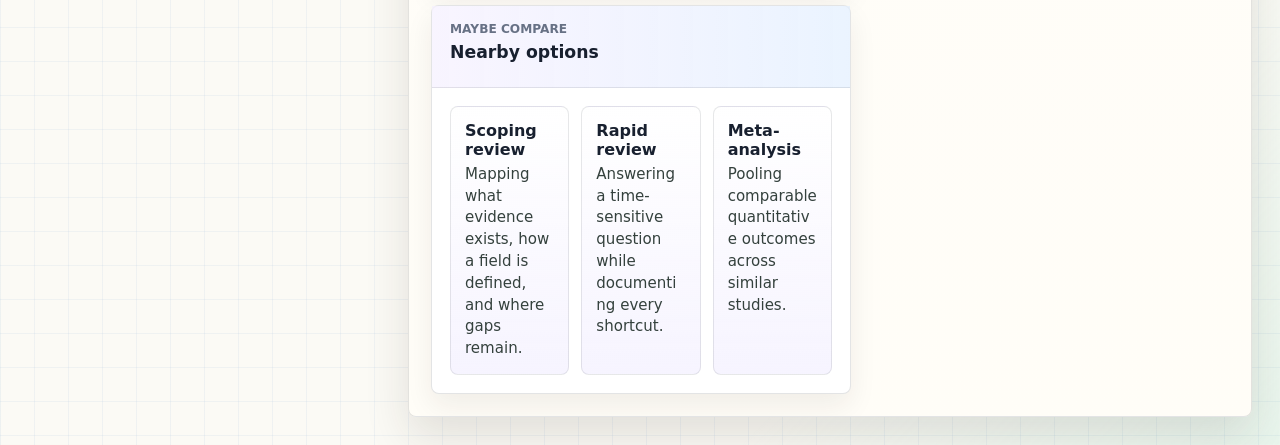
<file: review-compass-showcase/planner.html>
<!doctype html>
<html lang="en">
  <head>
    <meta charset="utf-8">
    <meta name="viewport" content="width=device-width, initial-scale=1">
    <meta http-equiv="Content-Security-Policy" content="default-src 'self'; script-src 'self'; style-src 'self'; img-src 'self' data:; connect-src 'none'; object-src 'none'; base-uri 'none'; form-action 'none'; font-src 'self' data:; frame-src 'none'; media-src 'none'; upgrade-insecure-requests">
    <meta name="referrer" content="no-referrer">
    <meta
      name="description"
      content="Review Compass helps students plan many evidence review types with structured questions, search drafts, screening logic, extraction fields, and reporting checklists."
    >
    <title>Review Compass Planner</title>
    <link rel="stylesheet" href="./styles.css">
    <link rel="stylesheet" href="./enhancements.css">
  </head>
  <body>
    <div class="app-shell">
      <aside class="sidebar" aria-label="Project setup">
        <div class="brand-row">
          <div class="brand-mark" aria-hidden="true">
            <svg viewBox="0 0 32 32" role="img">
              <circle cx="16" cy="16" r="11"></circle>
              <path d="M19.5 8.5 16.8 17 8.5 19.5 13.2 15z"></path>
              <path d="M16 4.5v3"></path>
              <path d="M16 24.5v3"></path>
              <path d="M4.5 16h3"></path>
              <path d="M24.5 16h3"></path>
            </svg>
          </div>
          <div>
            <h1>Review Compass</h1>
            <p>Research planning that keeps the next step visible.</p>
          </div>
        </div>

        <nav class="mini-site-nav" aria-label="Review Compass pages">
          <a href="./index.html">Overview</a>
          <a class="is-current" href="./planner.html">Planner</a>
          <a href="./review-types.html">Review Types</a>
          <a href="./cochrane-methods.html">Methods</a>
          <a href="./common-gaps.html">Gaps</a>
          <a href="./references.html">References</a>
        </nav>

        <form id="project-form" class="project-form">
          <label>
            <span>Review type</span>
            <select name="reviewType" id="review-type-select"></select>
          </label>

          <label>
            <span>Working topic</span>
            <textarea name="topic" rows="3"></textarea>
          </label>

          <label>
            <span>Population or problem</span>
            <textarea name="population" rows="2"></textarea>
          </label>

          <label>
            <span>Concept or intervention</span>
            <textarea name="concept" rows="2"></textarea>
          </label>

          <label>
            <span>Context, comparison, or setting</span>
            <textarea name="context" rows="2"></textarea>
          </label>

          <label>
            <span>Outcomes or evidence signals</span>
            <textarea name="outcomes" rows="2"></textarea>
          </label>

          <label>
            <span>Databases and sources</span>
            <textarea name="databases" rows="2"></textarea>
          </label>

          <label>
            <span>Include when</span>
            <textarea name="include" rows="3"></textarea>
          </label>

          <label>
            <span>Exclude when</span>
            <textarea name="exclude" rows="3"></textarea>
          </label>

          <label>
            <span>Reviewer plan</span>
            <textarea name="teamPlan" rows="3"></textarea>
          </label>
        </form>
      </aside>

      <main class="workspace">
        <header class="topbar">
          <div>
            <p class="surface-label">Student evidence synthesis workspace</p>
            <h2 id="project-title">Review plan</h2>
          </div>
          <div class="action-row" aria-label="Project actions">
            <button type="button" class="ghost-button" id="reset-button">
              <svg viewBox="0 0 24 24" aria-hidden="true">
                <path d="M4 4v6h6"></path>
                <path d="M20 11a8 8 0 0 0-14.5-4.5L4 10"></path>
                <path d="M20 20v-6h-6"></path>
                <path d="M4 13a8 8 0 0 0 14.5 4.5L20 14"></path>
              </svg>
              Reset
            </button>
            <button type="button" class="ghost-button" id="copy-button">
              <svg viewBox="0 0 24 24" aria-hidden="true">
                <rect x="9" y="9" width="11" height="11" rx="2"></rect>
                <path d="M5 15H4a2 2 0 0 1-2-2V4a2 2 0 0 1 2-2h9a2 2 0 0 1 2 2v1"></path>
              </svg>
              Copy
            </button>
            <button type="button" class="primary-button" id="download-button">
              <svg viewBox="0 0 24 24" aria-hidden="true">
                <path d="M12 3v12"></path>
                <path d="m7 10 5 5 5-5"></path>
                <path d="M5 21h14"></path>
              </svg>
              Export
            </button>
          </div>
        </header>

        <section class="status-strip" aria-label="Project readiness">
          <div>
            <span id="readiness-score">0%</span>
            <p id="readiness-label">drafting plan</p>
          </div>
          <div>
            <span id="framework-label">PICO</span>
            <p>question framework</p>
          </div>
          <div>
            <span id="source-count">0</span>
            <p>sources named</p>
          </div>
          <div>
            <span id="reviewer-label">Dual</span>
            <p>screening plan</p>
          </div>
        </section>

        <nav class="tab-list" role="tablist" aria-label="Review workflow">
          <button type="button" class="tab is-active" id="tab-guide" role="tab" aria-selected="true" aria-controls="panel-guide" data-tab="guide">Guide</button>
          <button type="button" class="tab" id="tab-protocol" role="tab" aria-selected="false" aria-controls="panel-protocol" tabindex="-1" data-tab="protocol">Protocol</button>
          <button type="button" class="tab" id="tab-question" role="tab" aria-selected="false" aria-controls="panel-question" tabindex="-1" data-tab="question">Question</button>
          <button type="button" class="tab" id="tab-search" role="tab" aria-selected="false" aria-controls="panel-search" tabindex="-1" data-tab="search">Search</button>
          <button type="button" class="tab" id="tab-audit" role="tab" aria-selected="false" aria-controls="panel-audit" tabindex="-1" data-tab="audit">Audit</button>
          <button type="button" class="tab" id="tab-flow" role="tab" aria-selected="false" aria-controls="panel-flow" tabindex="-1" data-tab="flow">Flow</button>
          <button type="button" class="tab" id="tab-screen" role="tab" aria-selected="false" aria-controls="panel-screen" tabindex="-1" data-tab="screen">Screen</button>
          <button type="button" class="tab" id="tab-extract" role="tab" aria-selected="false" aria-controls="panel-extract" tabindex="-1" data-tab="extract">Extract</button>
          <button type="button" class="tab" id="tab-report" role="tab" aria-selected="false" aria-controls="panel-report" tabindex="-1" data-tab="report">Report</button>
        </nav>

        <section class="panel is-active" id="panel-guide" role="tabpanel" data-panel="guide" aria-labelledby="tab-guide">
          <div class="panel-heading">
            <div>
              <p class="surface-label">Step 0</p>
              <h3 id="guide-heading">Choose the review path</h3>
            </div>
          </div>
          <div class="guide-layout">
            <div id="guide-output" class="guide-output"></div>
            <aside class="notes-card" aria-labelledby="notes-heading">
              <div>
                <p class="surface-label">Student notes</p>
                <h4 id="notes-heading">Questions for your mentor or librarian</h4>
              </div>
              <textarea id="notes-input" rows="10" aria-label="Student notes for this review plan"></textarea>
              <div id="notes-prompts" class="prompt-list" aria-label="Suggested notes prompts"></div>
            </aside>
          </div>
        </section>

        <section class="panel" id="panel-protocol" role="tabpanel" data-panel="protocol" aria-labelledby="tab-protocol" hidden>
          <div class="panel-heading">
            <div>
              <p class="surface-label">Step 1</p>
              <h3 id="protocol-heading">See the protocol snapshot</h3>
            </div>
          </div>
          <div id="protocol-output" class="snapshot-board"></div>
        </section>

        <section class="panel" id="panel-question" role="tabpanel" data-panel="question" aria-labelledby="tab-question" hidden>
          <div class="panel-heading">
            <div>
              <p class="surface-label">Step 2</p>
              <h3 id="question-heading">Shape the review question</h3>
            </div>
          </div>
          <div id="question-output" class="prose-grid"></div>
        </section>

        <section class="panel" id="panel-search" role="tabpanel" data-panel="search" aria-labelledby="tab-search" hidden>
          <div class="panel-heading">
            <div>
              <p class="surface-label">Step 3</p>
              <h3 id="search-heading">Build a reproducible search draft</h3>
            </div>
            <label class="compact-select">
              <span>Database</span>
              <select id="database-select">
                <option value="pubmed">PubMed</option>
                <option value="scopus">Scopus</option>
                <option value="wos">Web of Science</option>
                <option value="cinahl">CINAHL</option>
              </select>
            </label>
          </div>
          <div id="search-output" class="search-layout"></div>
        </section>

        <section class="panel" id="panel-audit" role="tabpanel" data-panel="audit" aria-labelledby="tab-audit" hidden>
          <div class="panel-heading">
            <div>
              <p class="surface-label">Step 4</p>
              <h3 id="audit-heading">Check the search before it grows</h3>
            </div>
          </div>
          <div id="audit-output" class="audit-board"></div>
        </section>

        <section class="panel" id="panel-flow" role="tabpanel" data-panel="flow" aria-labelledby="tab-flow" hidden>
          <div class="panel-heading">
            <div>
              <p class="surface-label">Step 5</p>
              <h3 id="flow-heading">Draft the PRISMA flow counts</h3>
            </div>
          </div>
          <div class="flow-workbench">
            <form id="flow-form" class="flow-form" aria-label="PRISMA flow count inputs">
              <label>
                <span>Database records</span>
                <input type="number" min="0" step="1" name="databaseRecords" inputmode="numeric">
              </label>
              <label>
                <span>Register records</span>
                <input type="number" min="0" step="1" name="registerRecords" inputmode="numeric">
              </label>
              <label>
                <span>Other-source records</span>
                <input type="number" min="0" step="1" name="otherRecords" inputmode="numeric">
              </label>
              <label>
                <span>Duplicates removed</span>
                <input type="number" min="0" step="1" name="duplicatesRemoved" inputmode="numeric">
              </label>
              <label>
                <span>Automation exclusions</span>
                <input type="number" min="0" step="1" name="automationExcluded" inputmode="numeric">
              </label>
              <label>
                <span>Records excluded</span>
                <input type="number" min="0" step="1" name="recordsExcluded" inputmode="numeric">
              </label>
              <label>
                <span>Reports not retrieved</span>
                <input type="number" min="0" step="1" name="reportsNotRetrieved" inputmode="numeric">
              </label>
              <label>
                <span>Reports excluded</span>
                <input type="number" min="0" step="1" name="reportsExcluded" inputmode="numeric">
              </label>
            </form>
            <div id="flow-output" class="flow-output" aria-live="polite"></div>
          </div>
        </section>

        <section class="panel" id="panel-screen" role="tabpanel" data-panel="screen" aria-labelledby="tab-screen" hidden>
          <div class="panel-heading">
            <div>
              <p class="surface-label">Step 6</p>
              <h3 id="screen-heading">Practice title and abstract screening</h3>
            </div>
          </div>
          <div class="screening-layout">
            <label class="record-box">
              <span>Paste one title and abstract</span>
              <textarea id="record-input" rows="8"></textarea>
            </label>
            <div id="screen-output" class="decision-card" aria-live="polite"></div>
          </div>
        </section>

        <section class="panel" id="panel-extract" role="tabpanel" data-panel="extract" aria-labelledby="tab-extract" hidden>
          <div class="panel-heading">
            <div>
              <p class="surface-label">Step 7</p>
              <h3 id="extract-heading">Draft extraction fields</h3>
            </div>
          </div>
          <div id="extract-output" class="table-wrap"></div>
        </section>

        <section class="panel" id="panel-report" role="tabpanel" data-panel="report" aria-labelledby="tab-report" hidden>
          <div class="panel-heading">
            <div>
              <p class="surface-label">Step 8</p>
              <h3 id="report-heading">Check reporting readiness</h3>
            </div>
          </div>
          <div id="report-output" class="checklist-grid"></div>
        </section>
      </main>
    </div>

    <div id="toast" class="toast" role="status" aria-live="polite"></div>
    <script type="module" src="./src/app.mjs"></script>
    <script type="module" src="./src/enhancements.mjs"></script>
  </body>
</html>
</file>
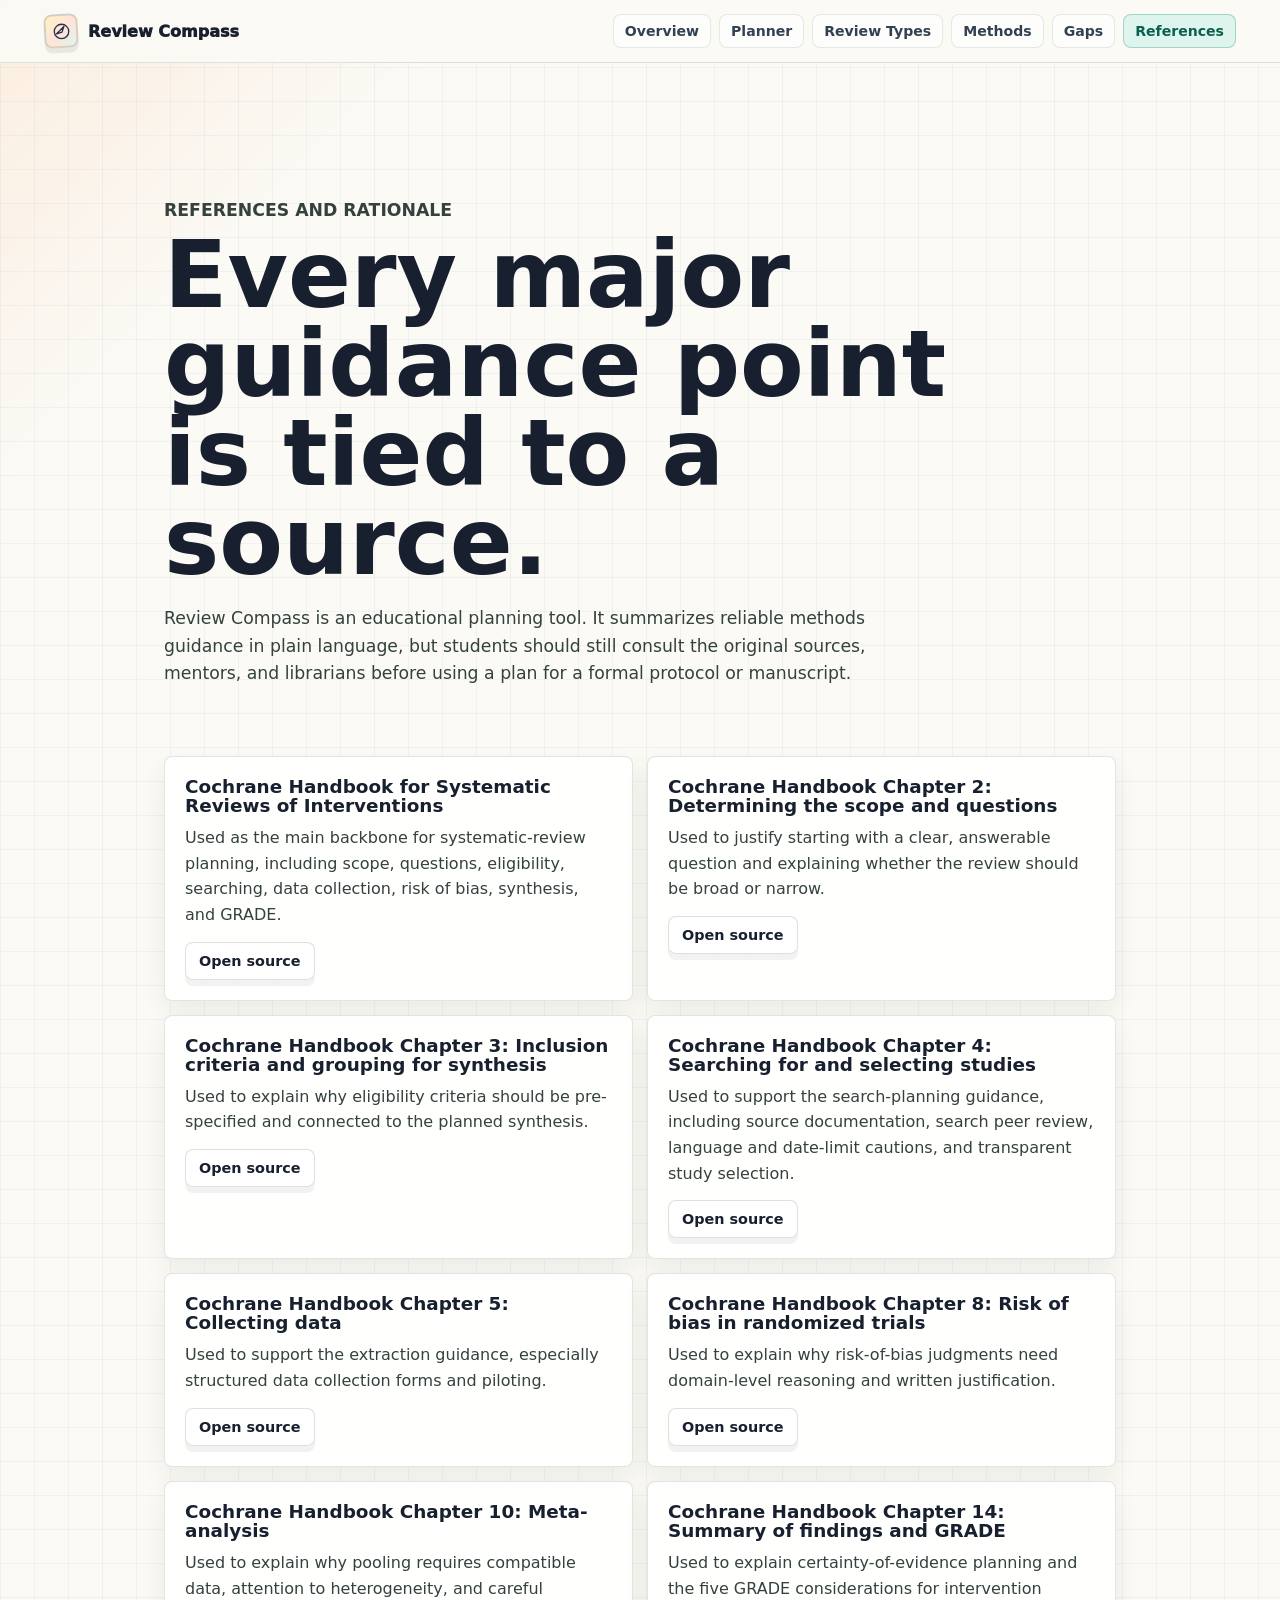
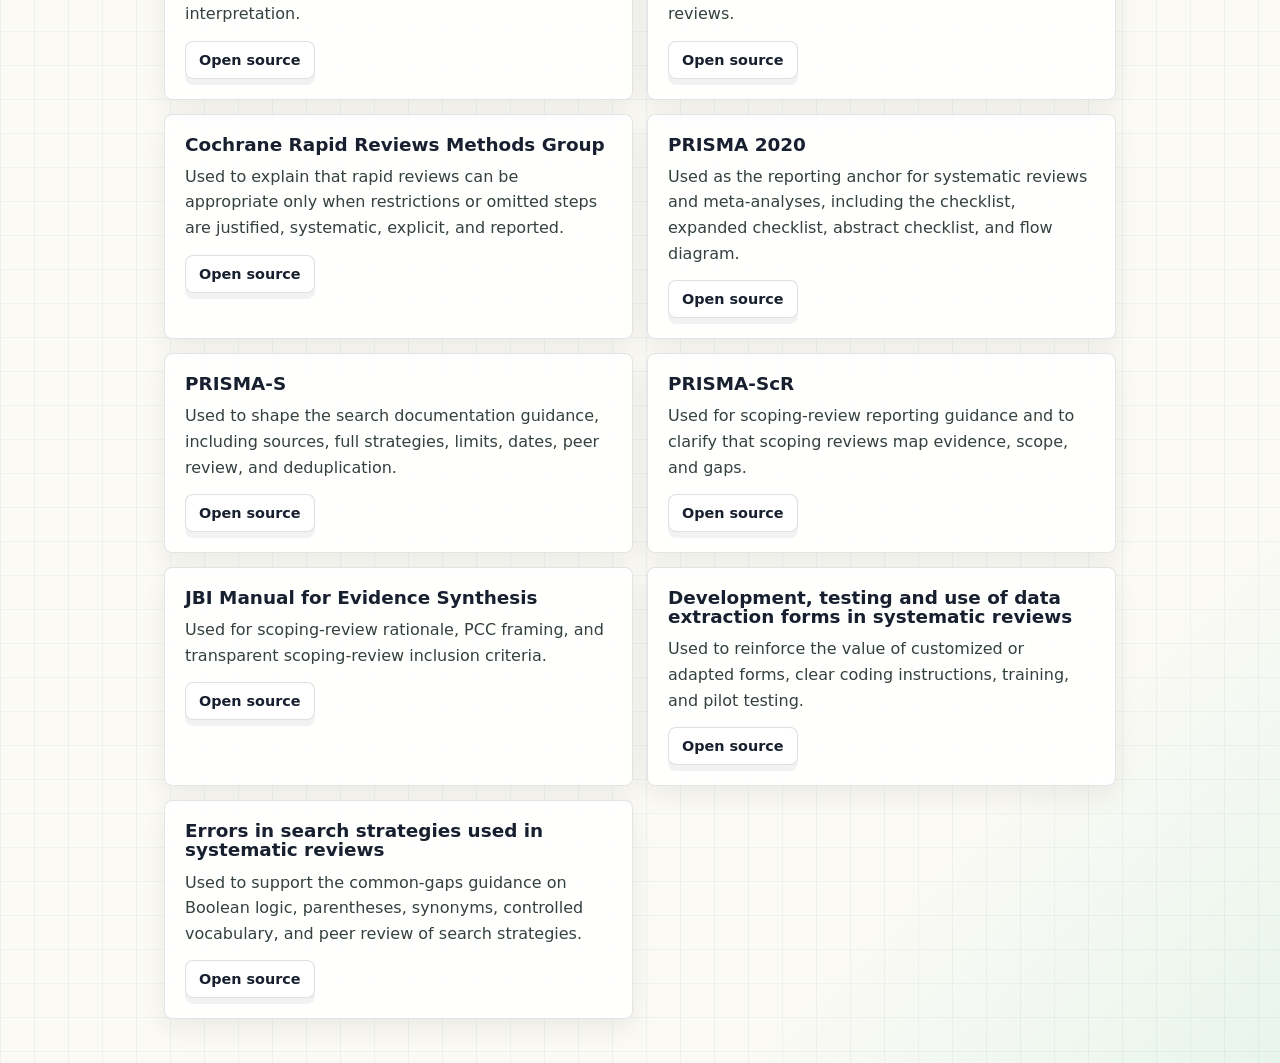
<file: review-compass-showcase/references.html>
<!doctype html>
<html lang="en">
  <head>
    <meta charset="utf-8">
    <meta name="viewport" content="width=device-width, initial-scale=1">
    <meta http-equiv="Content-Security-Policy" content="default-src 'self'; script-src 'self'; style-src 'self'; img-src 'self' data:; connect-src 'none'; object-src 'none'; base-uri 'none'; form-action 'none'; font-src 'self' data:; frame-src 'none'; media-src 'none'; upgrade-insecure-requests">
    <meta name="referrer" content="no-referrer">
    <meta
      name="description"
      content="Annotated references for Review Compass, including Cochrane Handbook, PRISMA, PRISMA-S, PRISMA-ScR, JBI, rapid review guidance, and methods research."
    >
    <title>Review Compass | References</title>
    <link rel="stylesheet" href="./styles.css">
  </head>
  <body class="site-body">
    <header class="site-header">
      <a class="site-brand" href="./index.html" aria-label="Review Compass home">
        <span class="brand-mark small" aria-hidden="true">
          <svg viewBox="0 0 32 32" role="img">
            <circle cx="16" cy="16" r="11"></circle>
            <path d="M19.5 8.5 16.8 17 8.5 19.5 13.2 15z"></path>
          </svg>
        </span>
        <span>Review Compass</span>
      </a>
      <nav class="site-nav" aria-label="Website pages">
        <a href="./index.html">Overview</a>
        <a href="./planner.html">Planner</a>
        <a href="./review-types.html">Review Types</a>
        <a href="./cochrane-methods.html">Methods</a>
        <a href="./common-gaps.html">Gaps</a>
        <a class="is-current" href="./references.html">References</a>
      </nav>
    </header>

    <main class="site-main narrow">
      <section class="page-title" aria-labelledby="refs-title">
        <p class="surface-label">References and rationale</p>
        <h1 id="refs-title">Every major guidance point is tied to a source.</h1>
        <p>
          Review Compass is an educational planning tool. It summarizes reliable methods guidance in plain
          language, but students should still consult the original sources, mentors, and librarians before using
          a plan for a formal protocol or manuscript.
        </p>
      </section>

      <section class="reference-list" aria-label="Annotated references">
        <article>
          <h2>Cochrane Handbook for Systematic Reviews of Interventions</h2>
          <p>
            Used as the main backbone for systematic-review planning, including scope, questions, eligibility,
            searching, data collection, risk of bias, synthesis, and GRADE.
          </p>
          <a href="https://www.cochrane.org/authors/handbooks-and-manuals/handbook/current">Open source</a>
        </article>
        <article>
          <h2>Cochrane Handbook Chapter 2: Determining the scope and questions</h2>
          <p>
            Used to justify starting with a clear, answerable question and explaining whether the review should
            be broad or narrow.
          </p>
          <a href="https://www.cochrane.org/authors/handbooks-and-manuals/handbook/current/chapter-02">Open source</a>
        </article>
        <article>
          <h2>Cochrane Handbook Chapter 3: Inclusion criteria and grouping for synthesis</h2>
          <p>
            Used to explain why eligibility criteria should be pre-specified and connected to the planned
            synthesis.
          </p>
          <a href="https://www.cochrane.org/authors/handbooks-and-manuals/handbook/current/chapter-03">Open source</a>
        </article>
        <article>
          <h2>Cochrane Handbook Chapter 4: Searching for and selecting studies</h2>
          <p>
            Used to support the search-planning guidance, including source documentation, search peer review,
            language and date-limit cautions, and transparent study selection.
          </p>
          <a href="https://www.cochrane.org/authors/handbooks-and-manuals/handbook/current/chapter-04">Open source</a>
        </article>
        <article>
          <h2>Cochrane Handbook Chapter 5: Collecting data</h2>
          <p>
            Used to support the extraction guidance, especially structured data collection forms and piloting.
          </p>
          <a href="https://www.cochrane.org/authors/handbooks-and-manuals/handbook/current/chapter-05">Open source</a>
        </article>
        <article>
          <h2>Cochrane Handbook Chapter 8: Risk of bias in randomized trials</h2>
          <p>
            Used to explain why risk-of-bias judgments need domain-level reasoning and written justification.
          </p>
          <a href="https://www.cochrane.org/authors/handbooks-and-manuals/handbook/current/chapter-08">Open source</a>
        </article>
        <article>
          <h2>Cochrane Handbook Chapter 10: Meta-analysis</h2>
          <p>
            Used to explain why pooling requires compatible data, attention to heterogeneity, and careful
            interpretation.
          </p>
          <a href="https://www.cochrane.org/authors/handbooks-and-manuals/handbook/current/chapter-10">Open source</a>
        </article>
        <article>
          <h2>Cochrane Handbook Chapter 14: Summary of findings and GRADE</h2>
          <p>
            Used to explain certainty-of-evidence planning and the five GRADE considerations for intervention
            reviews.
          </p>
          <a href="https://www.cochrane.org/authors/handbooks-and-manuals/handbook/current/chapter-14">Open source</a>
        </article>
        <article>
          <h2>Cochrane Rapid Reviews Methods Group</h2>
          <p>
            Used to explain that rapid reviews can be appropriate only when restrictions or omitted steps are
            justified, systematic, explicit, and reported.
          </p>
          <a href="https://methods.cochrane.org/rapidreviews/cochrane-rr-methods">Open source</a>
        </article>
        <article>
          <h2>PRISMA 2020</h2>
          <p>
            Used as the reporting anchor for systematic reviews and meta-analyses, including the checklist,
            expanded checklist, abstract checklist, and flow diagram.
          </p>
          <a href="https://www.prisma-statement.org/prisma-2020">Open source</a>
        </article>
        <article>
          <h2>PRISMA-S</h2>
          <p>
            Used to shape the search documentation guidance, including sources, full strategies, limits, dates,
            peer review, and deduplication.
          </p>
          <a href="https://www.prisma-statement.org/prisma-search">Open source</a>
        </article>
        <article>
          <h2>PRISMA-ScR</h2>
          <p>
            Used for scoping-review reporting guidance and to clarify that scoping reviews map evidence, scope,
            and gaps.
          </p>
          <a href="https://www.prisma-statement.org/scoping">Open source</a>
        </article>
        <article>
          <h2>JBI Manual for Evidence Synthesis</h2>
          <p>
            Used for scoping-review rationale, PCC framing, and transparent scoping-review inclusion criteria.
          </p>
          <a href="https://jbi-global.atlassian.net/wiki/spaces/MANUAL/overview">Open source</a>
        </article>
        <article>
          <h2>Development, testing and use of data extraction forms in systematic reviews</h2>
          <p>
            Used to reinforce the value of customized or adapted forms, clear coding instructions, training, and
            pilot testing.
          </p>
          <a href="https://link.springer.com/article/10.1186/s12874-020-01143-3">Open source</a>
        </article>
        <article>
          <h2>Errors in search strategies used in systematic reviews</h2>
          <p>
            Used to support the common-gaps guidance on Boolean logic, parentheses, synonyms, controlled
            vocabulary, and peer review of search strategies.
          </p>
          <a href="https://jmla.mlanet.org/ojs/jmla/article/view/567/811">Open source</a>
        </article>
      </section>
    </main>
  </body>
</html>
</file>
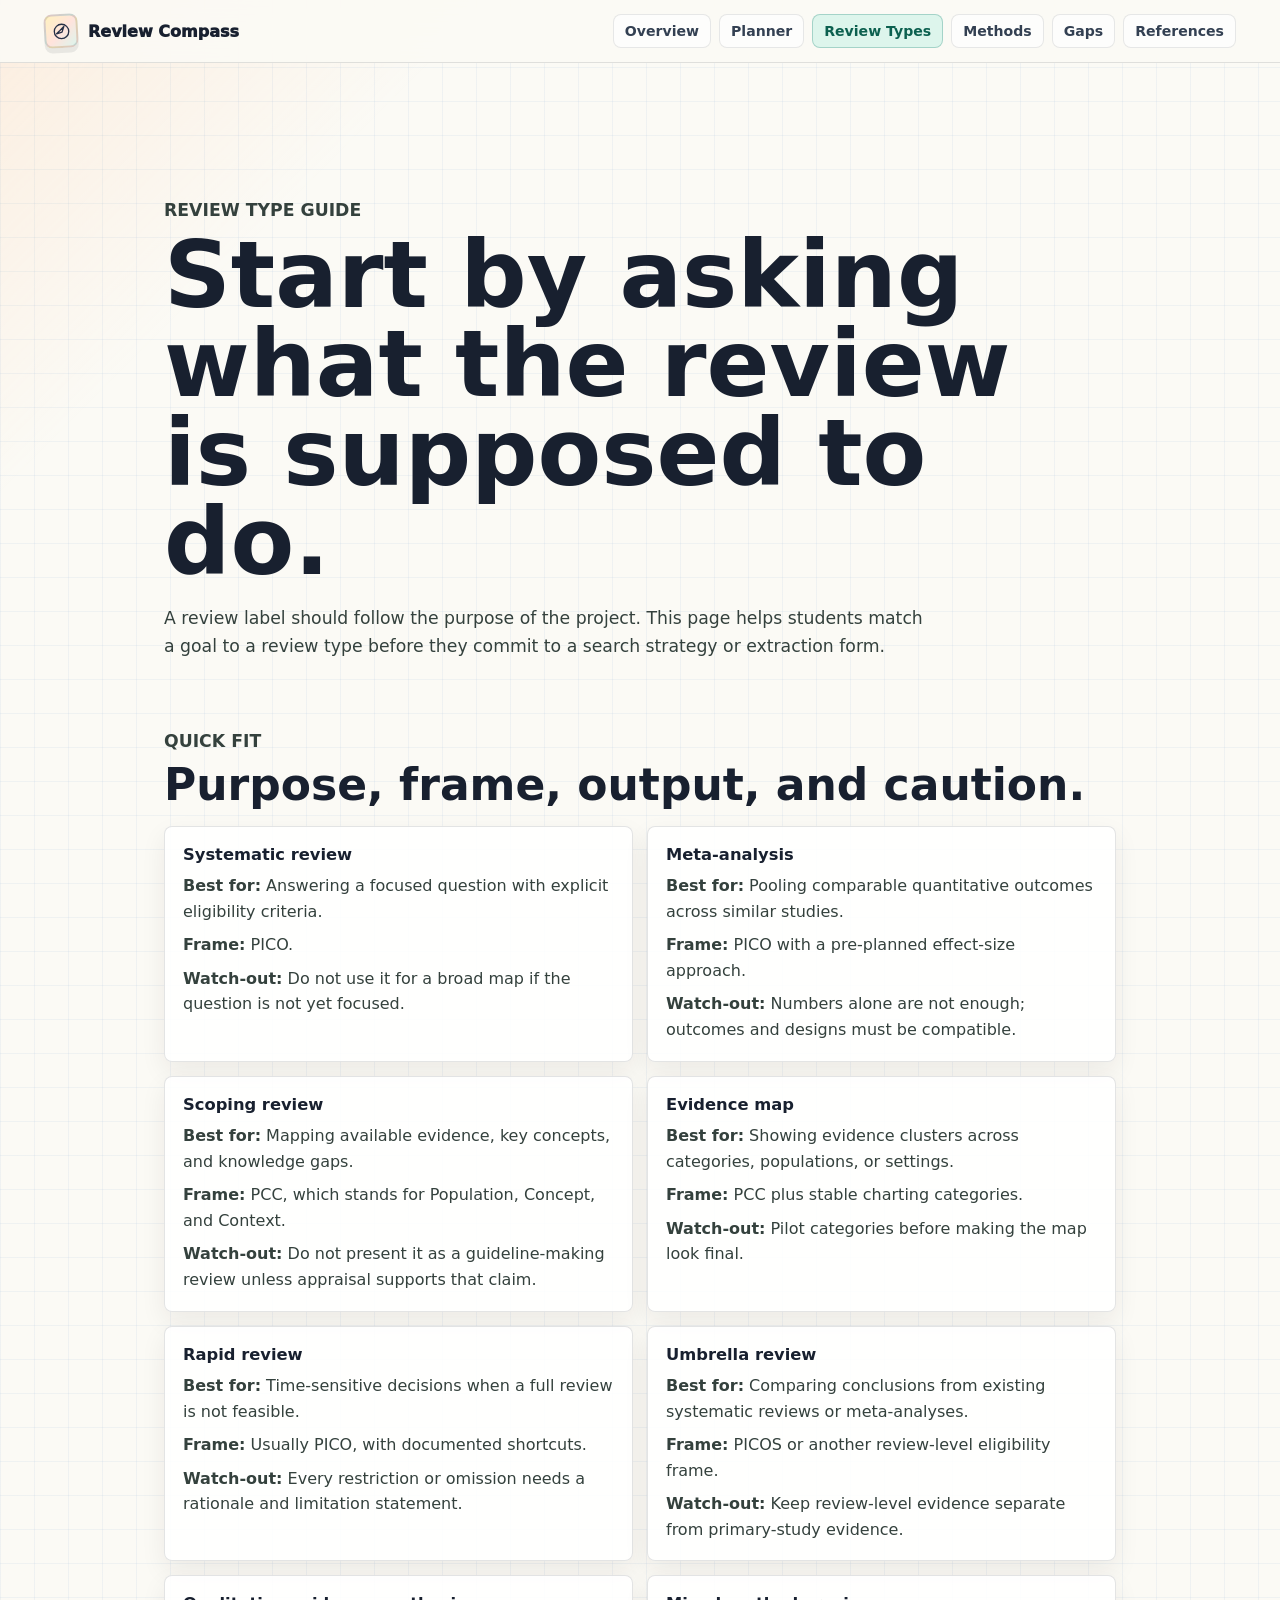
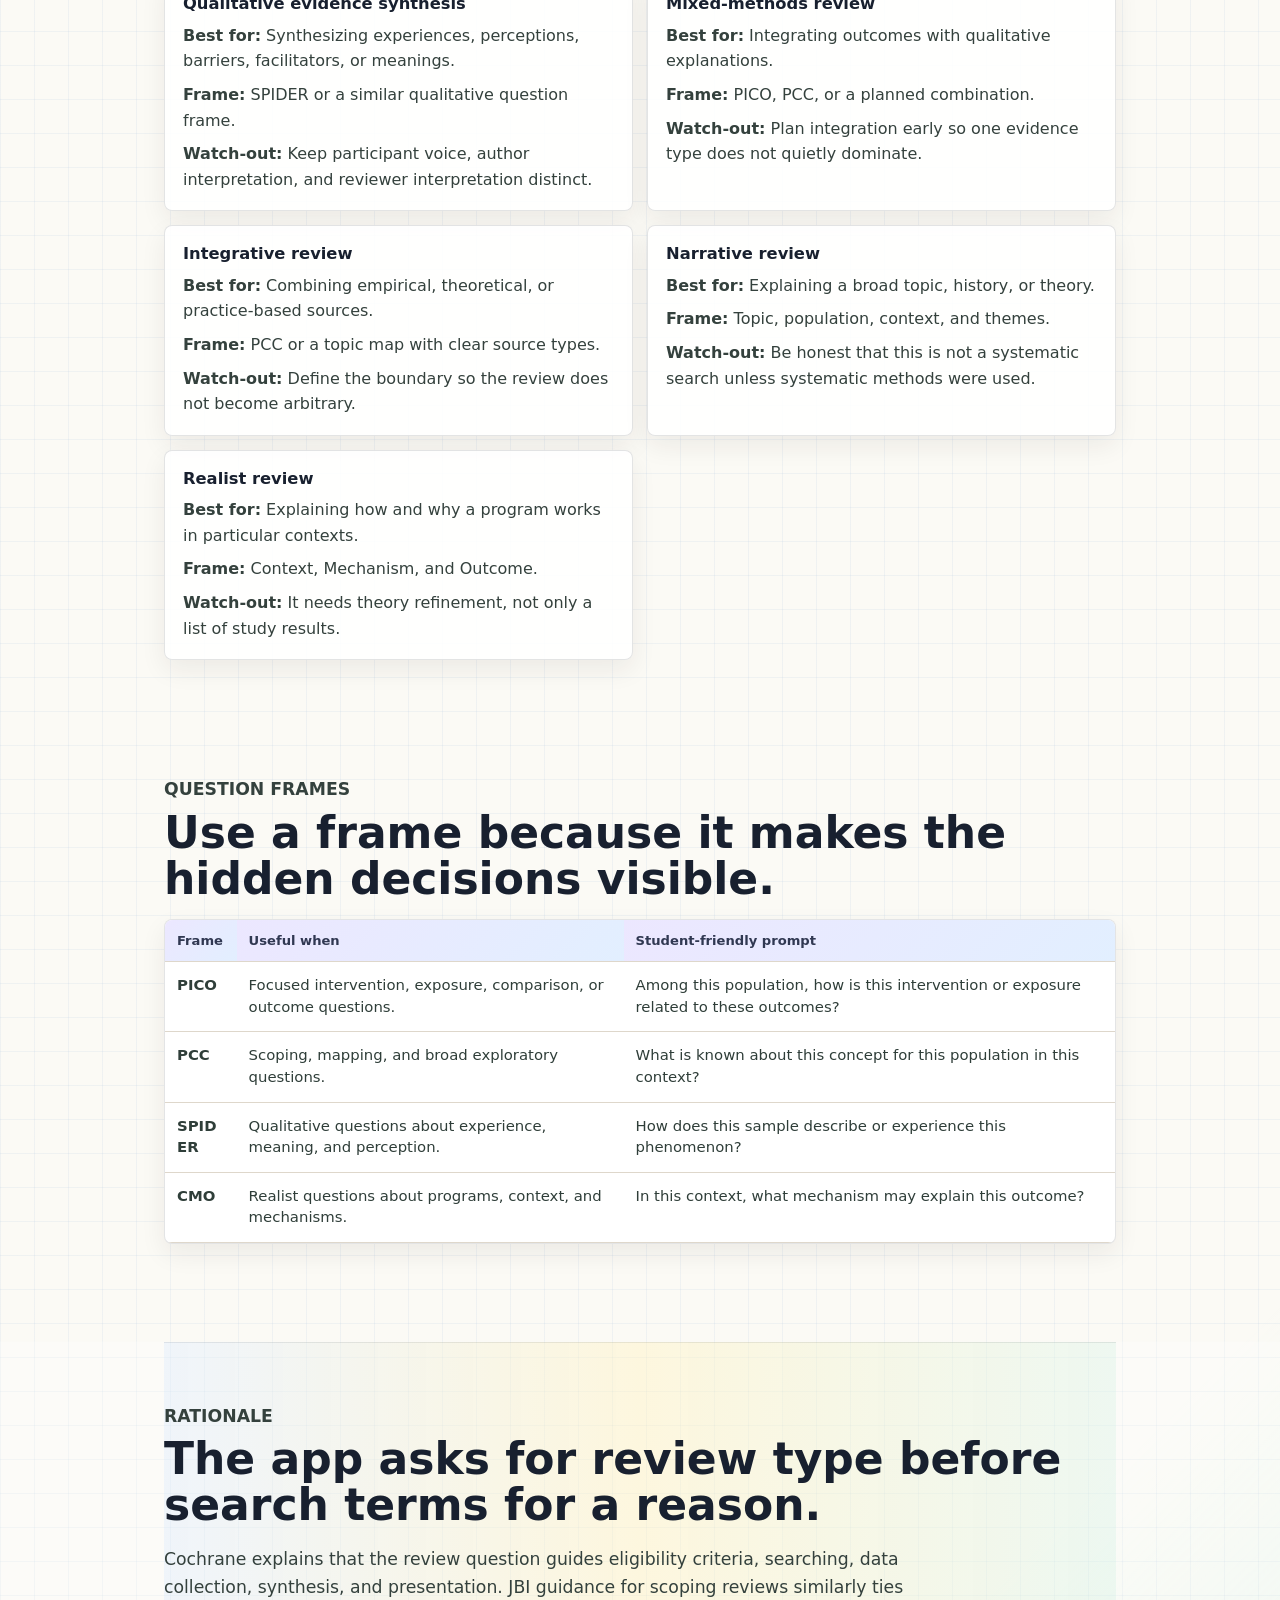
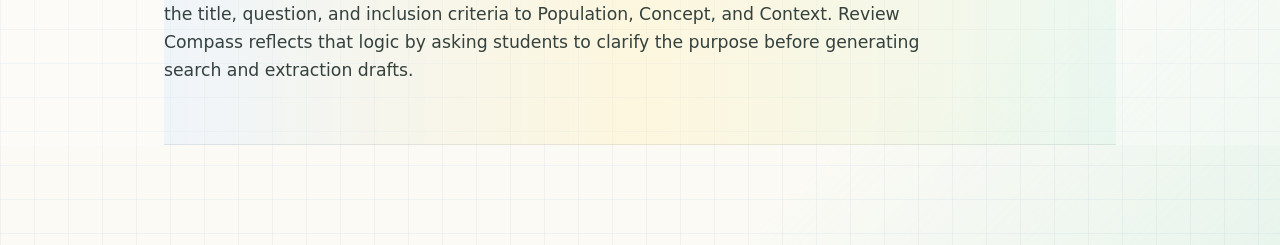
<file: review-compass-showcase/review-types.html>
<!doctype html>
<html lang="en">
  <head>
    <meta charset="utf-8">
    <meta name="viewport" content="width=device-width, initial-scale=1">
    <meta http-equiv="Content-Security-Policy" content="default-src 'self'; script-src 'self'; style-src 'self'; img-src 'self' data:; connect-src 'none'; object-src 'none'; base-uri 'none'; form-action 'none'; font-src 'self' data:; frame-src 'none'; media-src 'none'; upgrade-insecure-requests">
    <meta name="referrer" content="no-referrer">
    <meta
      name="description"
      content="A student-friendly guide to choosing systematic reviews, scoping reviews, rapid reviews, meta-analyses, umbrella reviews, and related evidence synthesis types."
    >
    <title>Review Compass | Review Types</title>
    <link rel="stylesheet" href="./styles.css">
  </head>
  <body class="site-body">
    <header class="site-header">
      <a class="site-brand" href="./index.html" aria-label="Review Compass home">
        <span class="brand-mark small" aria-hidden="true">
          <svg viewBox="0 0 32 32" role="img">
            <circle cx="16" cy="16" r="11"></circle>
            <path d="M19.5 8.5 16.8 17 8.5 19.5 13.2 15z"></path>
          </svg>
        </span>
        <span>Review Compass</span>
      </a>
      <nav class="site-nav" aria-label="Website pages">
        <a href="./index.html">Overview</a>
        <a href="./planner.html">Planner</a>
        <a class="is-current" href="./review-types.html">Review Types</a>
        <a href="./cochrane-methods.html">Methods</a>
        <a href="./common-gaps.html">Gaps</a>
        <a href="./references.html">References</a>
      </nav>
    </header>

    <main class="site-main narrow">
      <section class="page-title" aria-labelledby="types-title">
        <p class="surface-label">Review type guide</p>
        <h1 id="types-title">Start by asking what the review is supposed to do.</h1>
        <p>
          A review label should follow the purpose of the project. This page helps students match a goal to a
          review type before they commit to a search strategy or extraction form.
        </p>
      </section>

      <section class="decision-panel" aria-labelledby="fit-title">
        <div class="section-heading compact">
          <p class="surface-label">Quick fit</p>
          <h2 id="fit-title">Purpose, frame, output, and caution.</h2>
        </div>
        <div class="review-type-grid">
          <article>
            <strong>Systematic review</strong>
            <p><b>Best for:</b> Answering a focused question with explicit eligibility criteria.</p>
            <p><b>Frame:</b> PICO.</p>
            <p><b>Watch-out:</b> Do not use it for a broad map if the question is not yet focused.</p>
          </article>
          <article>
            <strong>Meta-analysis</strong>
            <p><b>Best for:</b> Pooling comparable quantitative outcomes across similar studies.</p>
            <p><b>Frame:</b> PICO with a pre-planned effect-size approach.</p>
            <p><b>Watch-out:</b> Numbers alone are not enough; outcomes and designs must be compatible.</p>
          </article>
          <article>
            <strong>Scoping review</strong>
            <p><b>Best for:</b> Mapping available evidence, key concepts, and knowledge gaps.</p>
            <p><b>Frame:</b> PCC, which stands for Population, Concept, and Context.</p>
            <p><b>Watch-out:</b> Do not present it as a guideline-making review unless appraisal supports that claim.</p>
          </article>
          <article>
            <strong>Evidence map</strong>
            <p><b>Best for:</b> Showing evidence clusters across categories, populations, or settings.</p>
            <p><b>Frame:</b> PCC plus stable charting categories.</p>
            <p><b>Watch-out:</b> Pilot categories before making the map look final.</p>
          </article>
          <article>
            <strong>Rapid review</strong>
            <p><b>Best for:</b> Time-sensitive decisions when a full review is not feasible.</p>
            <p><b>Frame:</b> Usually PICO, with documented shortcuts.</p>
            <p><b>Watch-out:</b> Every restriction or omission needs a rationale and limitation statement.</p>
          </article>
          <article>
            <strong>Umbrella review</strong>
            <p><b>Best for:</b> Comparing conclusions from existing systematic reviews or meta-analyses.</p>
            <p><b>Frame:</b> PICOS or another review-level eligibility frame.</p>
            <p><b>Watch-out:</b> Keep review-level evidence separate from primary-study evidence.</p>
          </article>
          <article>
            <strong>Qualitative evidence synthesis</strong>
            <p><b>Best for:</b> Synthesizing experiences, perceptions, barriers, facilitators, or meanings.</p>
            <p><b>Frame:</b> SPIDER or a similar qualitative question frame.</p>
            <p><b>Watch-out:</b> Keep participant voice, author interpretation, and reviewer interpretation distinct.</p>
          </article>
          <article>
            <strong>Mixed-methods review</strong>
            <p><b>Best for:</b> Integrating outcomes with qualitative explanations.</p>
            <p><b>Frame:</b> PICO, PCC, or a planned combination.</p>
            <p><b>Watch-out:</b> Plan integration early so one evidence type does not quietly dominate.</p>
          </article>
          <article>
            <strong>Integrative review</strong>
            <p><b>Best for:</b> Combining empirical, theoretical, or practice-based sources.</p>
            <p><b>Frame:</b> PCC or a topic map with clear source types.</p>
            <p><b>Watch-out:</b> Define the boundary so the review does not become arbitrary.</p>
          </article>
          <article>
            <strong>Narrative review</strong>
            <p><b>Best for:</b> Explaining a broad topic, history, or theory.</p>
            <p><b>Frame:</b> Topic, population, context, and themes.</p>
            <p><b>Watch-out:</b> Be honest that this is not a systematic search unless systematic methods were used.</p>
          </article>
          <article>
            <strong>Realist review</strong>
            <p><b>Best for:</b> Explaining how and why a program works in particular contexts.</p>
            <p><b>Frame:</b> Context, Mechanism, and Outcome.</p>
            <p><b>Watch-out:</b> It needs theory refinement, not only a list of study results.</p>
          </article>
        </div>
      </section>

      <section class="page-band" aria-labelledby="frame-title">
        <div class="section-heading compact">
          <p class="surface-label">Question frames</p>
          <h2 id="frame-title">Use a frame because it makes the hidden decisions visible.</h2>
        </div>
        <div class="comparison-table">
          <table>
            <thead>
              <tr>
                <th>Frame</th>
                <th>Useful when</th>
                <th>Student-friendly prompt</th>
              </tr>
            </thead>
            <tbody>
              <tr>
                <td><strong>PICO</strong></td>
                <td>Focused intervention, exposure, comparison, or outcome questions.</td>
                <td>Among this population, how is this intervention or exposure related to these outcomes?</td>
              </tr>
              <tr>
                <td><strong>PCC</strong></td>
                <td>Scoping, mapping, and broad exploratory questions.</td>
                <td>What is known about this concept for this population in this context?</td>
              </tr>
              <tr>
                <td><strong>SPIDER</strong></td>
                <td>Qualitative questions about experience, meaning, and perception.</td>
                <td>How does this sample describe or experience this phenomenon?</td>
              </tr>
              <tr>
                <td><strong>CMO</strong></td>
                <td>Realist questions about programs, context, and mechanisms.</td>
                <td>In this context, what mechanism may explain this outcome?</td>
              </tr>
            </tbody>
          </table>
        </div>
      </section>

      <section class="page-band color-wash" aria-labelledby="rationale-title">
        <div class="section-heading compact">
          <p class="surface-label">Rationale</p>
          <h2 id="rationale-title">The app asks for review type before search terms for a reason.</h2>
          <p>
            Cochrane explains that the review question guides eligibility criteria, searching, data collection,
            synthesis, and presentation. JBI guidance for scoping reviews similarly ties the title, question,
            and inclusion criteria to Population, Concept, and Context. Review Compass reflects that logic by
            asking students to clarify the purpose before generating search and extraction drafts.
          </p>
        </div>
      </section>
    </main>
  </body>
</html>
</file>
<file: review-compass-showcase/styles.css>
:root{color-scheme:light;--bg:#fbfaf5;--paper:#ffffff;--paper-strong:#f6f1ff;--ink:#18202f;--muted:#677185;--line:#ded7cb;--line-strong:#bdb2a3;--green:#0f7b68;--green-soft:#ddf5ec;--blue:#2468ad;--blue-soft:#e2efff;--coral:#c94f4f;--coral-soft:#ffe3dc;--gold:#986d10;--gold-soft:#fff2bf;--violet:#6d5bd0;--violet-soft:#ece7ff;--peach:#ffb37a;--mint:#9be0c8;--shadow:0 20px 45px rgba(43,35,28,0.12);--shadow-pop:0 14px 0 rgba(24,32,47,0.08),0 22px 45px rgba(43,35,28,0.12);--radius:8px;--font:ui-sans-serif,system-ui,-apple-system,BlinkMacSystemFont,"Segoe UI",sans-serif}*{box-sizing:border-box}html{min-width:320px;background:var(--bg)}body{min-height:100vh;margin:0;color:var(--ink);background:linear-gradient(90deg,rgba(36,104,173,0.055) 1px,transparent 1px),linear-gradient(0deg,rgba(36,104,173,0.055) 1px,transparent 1px),linear-gradient(135deg,rgba(255,179,122,0.18),transparent 22rem),linear-gradient(315deg,rgba(155,224,200,0.2),transparent 24rem),var(--bg);background-size:34px 34px,34px 34px,auto,auto;font-family:var(--font)}body,.app-shell,.sidebar,.workspace,.panel,.text-block,.method-hero,.route-board,.gap-board,.matrix-board,.alternate-board,.notes-card,.brand-row>div,.topbar>div,.panel-heading>div,.project-form label{min-width:0}h1,h2,h3,h4,p,li,td,th,strong,em,span,textarea,select{overflow-wrap:anywhere}button,input,select,textarea{font:inherit}button{cursor:pointer}.app-shell{display:grid;grid-template-columns:minmax(300px,380px) minmax(0,1fr);min-height:100vh}.sidebar{position:sticky;top:0;height:100vh;overflow:auto;border-right:2px solid rgba(24,32,47,0.1);background:linear-gradient(180deg,rgba(255,255,255,0.94),rgba(255,250,240,0.96)),repeating-linear-gradient(135deg,rgba(109,91,208,0.08) 0 8px,transparent 8px 18px);padding:24px;box-shadow:18px 0 45px rgba(43,35,28,0.08)}.brand-row{display:grid;grid-template-columns:44px 1fr;gap:12px;align-items:center;margin-bottom:24px;position:relative}.brand-mark{display:grid;width:44px;height:44px;place-items:center;border:2px solid rgba(24,32,47,0.14);border-radius:var(--radius);background:linear-gradient(135deg,var(--gold-soft),var(--coral-soft) 52%,var(--green-soft));color:#263047;box-shadow:0 8px 0 rgba(24,32,47,0.08);transform:rotate(-3deg)}.brand-mark svg,button svg{width:20px;height:20px;fill:none;stroke:currentColor;stroke-linecap:round;stroke-linejoin:round;stroke-width:2}.brand-mark svg{width:27px;height:27px;transform:rotate(3deg)}h1,h2,h3,h4,p{margin:0}h1{font-size:1.15rem;line-height:1.2}.brand-row p,.status-strip p,.surface-label,.field-note,.help-text{color:var(--muted)}.brand-row p{margin-top:3px;font-size:0.9rem;line-height:1.35}.project-form{display:grid;gap:14px}label{display:grid;gap:7px}.project-form label{position:relative;border:1px solid rgba(189,178,163,0.65);border-radius:var(--radius);background:rgba(255,255,255,0.78);padding:10px;box-shadow:0 8px 18px rgba(43,35,28,0.06)}.project-form label:nth-child(3n+1){background:linear-gradient(180deg,rgba(226,239,255,0.72),rgba(255,255,255,0.88))}.project-form label:nth-child(3n+2){background:linear-gradient(180deg,rgba(221,245,236,0.72),rgba(255,255,255,0.88))}.project-form label:nth-child(3n){background:linear-gradient(180deg,rgba(255,242,191,0.7),rgba(255,255,255,0.88))}label span,.compact-select span,.record-box span{color:#3b4056;font-size:0.82rem;font-weight:850}select,textarea{width:100%;max-width:100%;border:1px solid rgba(83,73,62,0.28);border-radius:var(--radius);background:rgba(255,255,255,0.9);color:var(--ink);outline:none;transition:border-color 0.15s ease,box-shadow 0.15s ease,background 0.15s ease,transform 0.15s ease}select{min-height:40px;padding:0 36px 0 12px}textarea{min-height:42px;resize:vertical;padding:10px 12px;line-height:1.45}select:focus,textarea:focus{border-color:var(--blue);background:#ffffff;box-shadow:0 0 0 3px rgba(36,104,173,0.16),0 8px 18px rgba(43,35,28,0.08);transform:translateY(-1px)}.workspace{width:min(1180px,100%);margin:0 auto;padding:28px}.topbar{display:flex;gap:20px;align-items:center;justify-content:space-between;margin-bottom:20px}.surface-label{margin-bottom:6px;font-size:0.76rem;font-weight:800;letter-spacing:0;text-transform:uppercase}h2{font-size:2.05rem;line-height:1.05}h3{font-size:1.25rem;line-height:1.2}.action-row{display:flex;flex-wrap:wrap;gap:10px;justify-content:flex-end}.ghost-button,.primary-button{display:inline-flex;min-height:42px;align-items:center;justify-content:center;gap:8px;border-radius:var(--radius);padding:0 14px;font-size:0.94rem;font-weight:800;transition:border-color 0.16s ease,box-shadow 0.16s ease,color 0.16s ease,background 0.16s ease,transform 0.16s ease}.ghost-button{border:1px solid rgba(24,32,47,0.16);background:rgba(255,255,255,0.9);color:var(--ink);box-shadow:0 6px 0 rgba(24,32,47,0.06)}.ghost-button:hover,.ghost-button:focus-visible{border-color:var(--blue);color:var(--blue);transform:translateY(-2px)}.primary-button{border:1px solid #ff8f5a;background:linear-gradient(135deg,#ff8f5a,#e45f64);color:#ffffff;box-shadow:0 7px 0 rgba(143,53,47,0.24)}.primary-button:hover,.primary-button:focus-visible{background:linear-gradient(135deg,#ff9d6e,#cf4858);transform:translateY(-2px)}.status-strip{display:grid;grid-template-columns:repeat(4,minmax(0,1fr));gap:10px;overflow:visible;margin-bottom:18px}.status-strip div{position:relative;min-height:86px;overflow:hidden;border:1px solid rgba(24,32,47,0.12);border-radius:var(--radius);background:var(--paper);padding:16px;box-shadow:var(--shadow-pop)}.status-strip div::before{position:absolute;inset:0 auto 0 0;width:7px;background:var(--green);content:""}.status-strip div:nth-child(2)::before{background:var(--violet)}.status-strip div:nth-child(3)::before{background:var(--blue)}.status-strip div:nth-child(4)::before{background:var(--coral)}.status-strip span{display:block;margin-bottom:8px;color:var(--green);font-size:1.35rem;font-weight:900;line-height:1}.status-strip p{font-size:0.88rem;line-height:1.35}.tab-list{display:flex;gap:8px;overflow-x:auto;margin:0 0 18px;padding:8px;border:1px solid rgba(24,32,47,0.12);border-radius:var(--radius);background:linear-gradient(90deg,rgba(255,255,255,0.86),rgba(246,241,255,0.82)),repeating-linear-gradient(90deg,transparent 0 18px,rgba(36,104,173,0.06) 18px 19px);box-shadow:0 8px 22px rgba(43,35,28,0.08)}.tab{position:relative;flex:1 0 auto;min-width:96px;min-height:38px;border:1px solid rgba(24,32,47,0.1);border-radius:6px;background:rgba(255,255,255,0.7);color:var(--muted);font-size:0.92rem;font-weight:800;transition:background 0.16s ease,color 0.16s ease,transform 0.16s ease,box-shadow 0.16s ease}.tab:hover,.tab:focus-visible{color:var(--blue);transform:translateY(-1px)}.ghost-button:focus-visible,.primary-button:focus-visible,.tab:focus-visible{outline:3px solid rgba(36,95,159,0.28);outline-offset:2px}.tab.is-active{border-color:rgba(24,32,47,0.14);background:linear-gradient(135deg,#ffffff,var(--gold-soft));color:var(--ink);box-shadow:0 7px 0 rgba(152,109,16,0.15),0 12px 20px rgba(23,33,30,0.06);transform:rotate(-1deg)}.panel{overflow:hidden;border:1px solid rgba(24,32,47,0.12);border-radius:var(--radius);background:linear-gradient(180deg,rgba(255,255,255,0.97),rgba(255,253,247,0.98));box-shadow:var(--shadow)}.panel[hidden]{display:none}.panel.is-active{display:block}.panel-heading{display:flex;gap:16px;align-items:center;justify-content:space-between;border-bottom:1px solid rgba(24,32,47,0.1);background:linear-gradient(90deg,rgba(226,239,255,0.78),rgba(236,231,255,0.64),rgba(255,242,191,0.52));padding:22px}.compact-select{width:min(260px,100%)}.guide-layout{display:grid;grid-template-columns:minmax(0,1fr) minmax(280px,360px);gap:18px;align-items:start;padding:22px}.guide-output{display:grid;gap:18px}.method-hero,.route-board,.gap-board,.matrix-board,.alternate-board,.notes-card{border:1px solid rgba(24,32,47,0.12);border-radius:var(--radius);background:var(--paper);box-shadow:0 12px 28px rgba(43,35,28,0.07)}.method-hero{display:grid;grid-template-columns:minmax(0,1fr) minmax(220px,0.54fr);gap:14px;overflow:hidden;background:linear-gradient(135deg,rgba(255,255,255,0.94),rgba(221,245,236,0.72)),repeating-linear-gradient(90deg,rgba(15,123,104,0.08) 0 2px,transparent 2px 18px);padding:18px}.method-copy h4,.board-heading h4,.notes-card h4{margin-bottom:8px;font-size:1.08rem;line-height:1.2}.method-copy p,.method-warning p,.route-step p,.gap-row p,.alternate-grid p,.notes-card textarea,.prompt-chip{font-size:0.94rem;line-height:1.45}.method-copy p,.route-step p,.gap-row p,.alternate-grid p{color:#34413d}.method-warning{border:1px dashed rgba(152,109,16,0.5);border-radius:var(--radius);background:rgba(255,242,191,0.72);padding:14px}.method-warning strong,.route-step strong,.gap-row strong,.alternate-grid strong{display:block;margin-bottom:5px}.board-heading{border-bottom:1px solid rgba(24,32,47,0.1);background:linear-gradient(90deg,rgba(246,241,255,0.75),rgba(226,239,255,0.7));padding:16px 18px}.route-map,.gap-chart,.alternate-grid{display:grid;gap:12px;padding:18px}.route-map{grid-template-columns:repeat(auto-fit,minmax(180px,1fr));background:linear-gradient(90deg,transparent 0 49%,rgba(36,104,173,0.08) 49% 51%,transparent 51%),linear-gradient(0deg,transparent 0 49%,rgba(36,104,173,0.08) 49% 51%,transparent 51%);background-size:100% 50%,33% 100%}.route-step{position:relative;min-height:148px;border:1px solid rgba(24,32,47,0.11);border-radius:var(--radius);background:rgba(255,255,255,0.88);padding:44px 14px 14px;box-shadow:0 8px 0 rgba(24,32,47,0.05)}.route-step:nth-child(2n){transform:rotate(0.8deg)}.route-step:nth-child(2n+1){transform:rotate(-0.6deg)}.route-step span{position:absolute;top:12px;left:12px;display:grid;width:25px;height:25px;place-items:center;border-radius:999px;background:var(--blue-soft);color:var(--blue);font-size:0.82rem;font-weight:900}.route-step.is-active{border-color:rgba(15,123,104,0.38);background:linear-gradient(180deg,rgba(221,245,236,0.9),#ffffff);box-shadow:0 8px 0 rgba(15,123,104,0.16),0 16px 26px rgba(43,35,28,0.08)}.route-step.is-active span{background:var(--green);color:#ffffff}.gap-chart{background:linear-gradient(180deg,rgba(255,255,255,0.96),rgba(255,253,247,0.98))}.gap-row{display:grid;grid-template-columns:minmax(180px,1fr) minmax(110px,0.38fr) 92px;gap:14px;align-items:center;border:1px solid rgba(24,32,47,0.1);border-left:6px solid var(--green);border-radius:var(--radius);background:#ffffff;padding:13px}.gap-row.needs{border-left-color:var(--coral)}.gap-row.watch{border-left-color:var(--gold)}.gap-meter{height:13px;overflow:hidden;border-radius:999px;background:rgba(24,32,47,0.08)}.gap-meter span{display:block;height:100%;border-radius:inherit;background:linear-gradient(90deg,var(--coral),var(--gold),var(--green))}.gap-row em{justify-self:end;color:var(--muted);font-size:0.82rem;font-style:normal;font-weight:900}.guide-table{padding:0}.guide-table table{min-width:920px}.selected-row td{background:rgba(221,245,236,0.46)}.alternate-grid{grid-template-columns:repeat(3,minmax(0,1fr))}.alternate-grid article{border:1px solid rgba(24,32,47,0.1);border-radius:var(--radius);background:linear-gradient(180deg,#ffffff,rgba(236,231,255,0.45));padding:14px}.notes-card{position:sticky;top:22px;display:grid;gap:14px;background:linear-gradient(180deg,rgba(255,242,191,0.78),rgba(255,255,255,0.96)),repeating-linear-gradient(0deg,transparent 0 31px,rgba(152,109,16,0.13) 31px 32px);padding:18px}.notes-card textarea{min-height:260px;background:rgba(255,255,255,0.82)}.prompt-list{display:grid;gap:9px}.prompt-chip{border:1px solid rgba(24,32,47,0.12);border-radius:var(--radius);background:rgba(255,255,255,0.78);color:#30413b;padding:10px 11px;text-align:left;box-shadow:0 5px 0 rgba(152,109,16,0.1)}.prompt-chip:hover,.prompt-chip:focus-visible{border-color:var(--blue);box-shadow:0 5px 0 rgba(36,104,173,0.12)}.prose-grid,.search-layout,.checklist-grid{display:grid;gap:18px;padding:22px}.prose-grid{grid-template-columns:repeat(2,minmax(0,1fr))}.text-block{position:relative;overflow:hidden;border:1px solid rgba(24,32,47,0.11);border-radius:var(--radius);background:var(--paper);padding:18px;box-shadow:0 10px 24px rgba(43,35,28,0.07);transition:transform 0.16s ease,box-shadow 0.16s ease,border-color 0.16s ease}.text-block::before{position:absolute;inset:0 0 auto;height:5px;background:linear-gradient(90deg,var(--green),var(--blue),var(--peach));content:""}.text-block:hover{border-color:rgba(36,104,173,0.22);box-shadow:var(--shadow-pop);transform:translateY(-2px)}.text-block.full{grid-column:1 / -1}.text-block h4,.decision-card h4{margin:0 0 10px;font-size:1rem;line-height:1.25}.text-block p,.text-block li,.decision-card p,.decision-card li{color:#2f3e39;font-size:0.96rem;line-height:1.55}.text-block p+p{margin-top:10px}ul,ol{margin:0;padding-left:20px}li+li{margin-top:8px}.tag-row{display:flex;flex-wrap:wrap;gap:8px;margin-top:12px}.tag{display:inline-flex;min-height:28px;align-items:center;border:1px solid rgba(24,32,47,0.12);border-radius:999px;background:linear-gradient(135deg,var(--violet-soft),#ffffff);color:#394065;padding:0 10px;font-size:0.82rem;font-weight:800;box-shadow:0 4px 0 rgba(109,91,208,0.1)}.search-code{overflow:auto;border:1px solid rgba(24,32,47,0.16);border-radius:var(--radius);background:linear-gradient(180deg,rgba(16,34,45,0.96),rgba(14,27,37,0.98)),repeating-linear-gradient(0deg,transparent 0 27px,rgba(255,255,255,0.08) 27px 28px);color:#eefbf6;padding:18px;white-space:pre-wrap;line-height:1.55;box-shadow:inset 0 0 0 1px rgba(255,255,255,0.06),0 12px 28px rgba(14,27,37,0.18)}.search-layout{grid-template-columns:minmax(0,1.25fr) minmax(260px,0.75fr)}.search-notes{display:grid;align-content:start;gap:12px}.note{border:1px solid rgba(36,104,173,0.16);border-left:5px solid var(--blue);background:var(--blue-soft);padding:14px;border-radius:var(--radius);box-shadow:0 8px 18px rgba(43,35,28,0.06)}.note.warning{border-left-color:var(--gold);background:var(--gold-soft)}.note p{color:#263934;font-size:0.94rem;line-height:1.45}.screening-layout{display:grid;grid-template-columns:minmax(0,1fr) minmax(260px,360px);gap:18px;padding:22px}.record-box textarea{min-height:260px}.decision-card{min-height:260px;border:1px solid rgba(24,32,47,0.12);border-radius:var(--radius);background:linear-gradient(180deg,#ffffff,rgba(221,245,236,0.54));padding:18px;box-shadow:0 10px 24px rgba(43,35,28,0.08)}.decision-badge{display:inline-flex;min-height:34px;align-items:center;margin-bottom:14px;border-radius:999px;padding:0 12px;font-size:0.86rem;font-weight:900}.decision-badge.include{background:linear-gradient(135deg,var(--green-soft),#ffffff);color:var(--green);border:1px solid rgba(15,123,104,0.18)}.decision-badge.exclude{background:linear-gradient(135deg,var(--coral-soft),#ffffff);color:var(--coral);border:1px solid rgba(201,79,79,0.18)}.table-wrap{overflow-x:auto;padding:22px}table{width:100%;min-width:720px;border-collapse:collapse}th,td{border-bottom:1px solid var(--line);padding:13px 12px;text-align:left;vertical-align:top}th{background:linear-gradient(135deg,var(--violet-soft),var(--blue-soft));color:#303852;font-size:0.82rem;font-weight:900}td{color:#2f3e39;font-size:0.93rem;line-height:1.45}.checklist-grid{grid-template-columns:repeat(2,minmax(0,1fr))}.check-item{display:grid;grid-template-columns:28px 1fr;gap:10px;align-items:start;border:1px solid rgba(24,32,47,0.11);border-radius:var(--radius);background:linear-gradient(180deg,#ffffff,rgba(255,242,191,0.3));padding:14px;box-shadow:0 10px 22px rgba(43,35,28,0.06)}.check-dot{display:grid;width:24px;height:24px;place-items:center;border-radius:999px;background:linear-gradient(135deg,var(--green-soft),var(--gold-soft));color:var(--green);box-shadow:0 4px 0 rgba(15,123,104,0.12)}.check-dot svg{width:15px;height:15px;fill:none;stroke:currentColor;stroke-linecap:round;stroke-linejoin:round;stroke-width:3}.check-item strong{display:block;margin-bottom:4px;color:var(--ink);font-size:0.94rem}.check-item p{color:var(--muted);font-size:0.9rem;line-height:1.4}.field-note{margin-top:10px;font-size:0.88rem;line-height:1.45}.toast{position:fixed;right:18px;bottom:18px;max-width:360px;transform:translateY(20px);border:1px solid var(--line);border-radius:var(--radius);background:#17211e;color:#ffffff;opacity:0;pointer-events:none;padding:12px 14px;transition:opacity 0.2s ease,transform 0.2s ease}.toast.is-visible{transform:translateY(0);opacity:1}.site-body{min-height:100vh}.site-header{position:sticky;z-index:20;top:0;display:flex;gap:18px;align-items:center;justify-content:space-between;border-bottom:1px solid rgba(24,32,47,0.12);background:rgba(251,250,245,0.92);padding:14px clamp(18px,4vw,44px);backdrop-filter:blur(16px)}.site-brand{display:inline-flex;min-width:0;align-items:center;gap:10px;color:var(--ink);font-weight:950;text-decoration:none}.brand-mark.small{width:34px;height:34px;box-shadow:0 5px 0 rgba(24,32,47,0.08)}.brand-mark.small svg{width:21px;height:21px}.site-nav,.mini-site-nav{display:flex;gap:8px;align-items:center}.site-nav{flex-wrap:wrap;justify-content:flex-end}.site-nav a,.mini-site-nav a{display:inline-flex;min-height:34px;align-items:center;justify-content:center;border:1px solid rgba(24,32,47,0.1);border-radius:var(--radius);background:rgba(255,255,255,0.72);color:#334052;font-size:0.88rem;font-weight:850;line-height:1;text-decoration:none;transition:transform 0.16s ease,border-color 0.16s ease,background 0.16s ease,color 0.16s ease}.site-nav a{padding:0 11px}.site-nav a:hover,.site-nav a:focus-visible,.mini-site-nav a:hover,.mini-site-nav a:focus-visible{border-color:rgba(36,104,173,0.35);background:#ffffff;color:var(--blue);transform:translateY(-1px)}.site-nav a.is-current,.mini-site-nav a.is-current{border-color:rgba(15,123,104,0.28);background:var(--green-soft);color:#0c604f}.mini-site-nav{flex-wrap:wrap;margin:-10px 0 18px}.mini-site-nav a{flex:1 1 94px;padding:0 9px;font-size:0.8rem}.site-main{width:min(1180px,100%);margin:0 auto;padding:clamp(18px,4vw,44px)}.site-main.narrow{width:min(1040px,100%)}.atlas-hero{display:grid;min-height:min(720px,calc(100vh - 70px));grid-template-columns:minmax(0,1.02fr) minmax(320px,0.98fr);gap:clamp(24px,5vw,64px);align-items:center;padding:clamp(26px,5vw,70px) 0}.hero-copy,.section-heading,.page-title,.split-band>div{min-width:0}.hero-copy h1,.page-title h1{max-width:860px;margin:0;font-size:clamp(2.25rem,8vw,5.8rem);line-height:0.96}.hero-copy p,.page-title p,.section-heading p,.split-band p,.feature-tile p,.decision-panel p,.method-sections p,.gap-atlas p,.reference-list p{color:#34413d;line-height:1.6}.hero-copy>p,.page-title>p,.section-heading>p,.split-band>div>p{max-width:760px;margin-top:18px;font-size:1.08rem}.hero-actions{display:flex;flex-wrap:wrap;gap:12px;margin-top:26px}.primary-link,.secondary-link,.reference-list a{display:inline-flex;min-height:44px;align-items:center;justify-content:center;border-radius:var(--radius);padding:0 16px;font-weight:900;text-decoration:none}.primary-link{border:1px solid #ff8f5a;background:linear-gradient(135deg,#ff8f5a,#e45f64);color:#ffffff;box-shadow:0 7px 0 rgba(143,53,47,0.24)}.secondary-link,.reference-list a{border:1px solid rgba(24,32,47,0.14);background:rgba(255,255,255,0.82);color:var(--ink);box-shadow:0 6px 0 rgba(24,32,47,0.06)}.compass-visual{position:relative;display:grid;min-height:440px;place-items:center;overflow:hidden;border:1px solid rgba(24,32,47,0.12);border-radius:var(--radius);background:radial-gradient(circle at 50% 50%,rgba(255,242,191,0.98) 0 21%,transparent 22%),conic-gradient(from -28deg,rgba(221,245,236,0.92),rgba(226,239,255,0.94),rgba(236,231,255,0.9),rgba(255,227,220,0.92),rgba(221,245,236,0.92));box-shadow:var(--shadow-pop)}.compass-visual::before,.compass-visual::after{position:absolute;border:2px dashed rgba(24,32,47,0.18);border-radius:999px;content:""}.compass-visual::before{width:76%;aspect-ratio:1}.compass-visual::after{width:48%;aspect-ratio:1}.compass-ring{position:absolute;inset:9%}.compass-ring span{position:absolute;display:inline-grid;min-width:102px;min-height:44px;place-items:center;border:1px solid rgba(24,32,47,0.13);border-radius:var(--radius);background:#ffffff;color:var(--ink);font-weight:900;box-shadow:0 8px 0 rgba(24,32,47,0.07)}.compass-ring span:nth-child(1){top:2%;left:50%;transform:translateX(-50%) rotate(-2deg)}.compass-ring span:nth-child(2){top:45%;right:0;transform:rotate(3deg)}.compass-ring span:nth-child(3){bottom:2%;left:50%;transform:translateX(-50%) rotate(2deg)}.compass-ring span:nth-child(4){top:45%;left:0;transform:rotate(-3deg)}.compass-center{position:relative;z-index:2;width:min(230px,62%);border:1px solid rgba(24,32,47,0.12);border-radius:var(--radius);background:rgba(255,255,255,0.94);padding:20px;text-align:center;box-shadow:0 12px 0 rgba(152,109,16,0.1)}.compass-center strong{display:block;margin-bottom:8px;font-size:1.22rem}.compass-center p{color:var(--muted);font-size:0.94rem;line-height:1.45}.page-band,.decision-panel,.page-title{margin-bottom:clamp(28px,5vw,56px)}.page-band{padding:clamp(22px,4vw,42px) 0}.page-title{padding:clamp(28px,6vw,72px) 0 12px}.section-heading{margin-bottom:22px}.section-heading.compact{margin-bottom:18px}.section-heading h2,.split-band h2,.method-sections h2,.reference-list h2{font-size:clamp(1.55rem,4vw,2.75rem);line-height:1.04}.color-wash{border-block:1px solid rgba(24,32,47,0.09);background:linear-gradient(90deg,rgba(226,239,255,0.46),rgba(255,242,191,0.42),rgba(221,245,236,0.44));box-shadow:0 0 0 100vmax rgba(255,255,255,0.24);clip-path:inset(0 -100vmax)}.feature-grid,.review-type-grid,.route-diagram,.method-map,.gap-atlas,.reference-list{display:grid;gap:14px}.feature-grid.three{grid-template-columns:repeat(3,minmax(0,1fr))}.feature-grid.two{grid-template-columns:repeat(2,minmax(0,1fr))}.feature-tile,.review-type-grid article,.method-map article,.method-sections article,.gap-atlas article,.reference-list article,.sticky-note{border:1px solid rgba(24,32,47,0.12);border-radius:var(--radius);background:rgba(255,255,255,0.88);box-shadow:0 10px 26px rgba(43,35,28,0.07)}.feature-tile{padding:18px}.feature-tile strong,.review-type-grid strong,.gap-atlas strong{display:block;margin-bottom:8px;font-size:1.02rem;line-height:1.25}.route-diagram{grid-template-columns:repeat(3,minmax(0,1fr))}.route-diagram article{position:relative;min-height:180px;border:1px solid rgba(24,32,47,0.12);border-radius:var(--radius);background:linear-gradient(180deg,rgba(255,255,255,0.95),rgba(255,255,255,0.82)),repeating-linear-gradient(135deg,rgba(36,104,173,0.08) 0 6px,transparent 6px 18px);padding:50px 16px 16px;box-shadow:0 8px 0 rgba(24,32,47,0.06)}.route-diagram article:nth-child(2n){transform:rotate(0.7deg)}.route-diagram article:nth-child(2n+1){transform:rotate(-0.6deg)}.route-diagram span,.method-map span{display:grid;place-items:center;border-radius:999px;font-weight:950}.route-diagram span{position:absolute;top:14px;left:14px;width:28px;height:28px;background:var(--blue-soft);color:var(--blue)}.route-diagram strong{display:block;margin-bottom:8px}.route-diagram p{color:#34413d;line-height:1.5}.workflow-ladder{display:grid;gap:12px}.workflow-ladder article{display:grid;grid-template-columns:54px minmax(0,1fr);gap:14px;align-items:start;border:1px solid rgba(24,32,47,0.1);border-radius:var(--radius);background:rgba(255,255,255,0.86);padding:16px}.workflow-ladder span{display:grid;width:44px;height:44px;place-items:center;border-radius:var(--radius);background:linear-gradient(135deg,var(--green-soft),var(--blue-soft));color:var(--green);font-weight:950}.workflow-ladder strong{display:block;margin-bottom:5px}.workflow-ladder p{color:#34413d;line-height:1.5}.split-band{display:grid;grid-template-columns:minmax(0,1fr) minmax(260px,360px);gap:24px;align-items:start}.sticky-note{position:relative;background:linear-gradient(180deg,rgba(255,242,191,0.92),rgba(255,255,255,0.96)),repeating-linear-gradient(0deg,transparent 0 31px,rgba(152,109,16,0.12) 31px 32px);padding:20px}.sticky-note::before{position:absolute;top:-13px;left:50%;width:74px;height:24px;transform:translateX(-50%) rotate(-2deg);border:1px solid rgba(152,109,16,0.16);background:rgba(255,255,255,0.58);content:""}.review-type-grid{grid-template-columns:repeat(2,minmax(0,1fr))}.review-type-grid article{padding:18px}.review-type-grid p+p{margin-top:8px}.comparison-table{overflow-x:auto;border:1px solid rgba(24,32,47,0.12);border-radius:var(--radius);background:#ffffff;box-shadow:0 10px 26px rgba(43,35,28,0.07)}.comparison-table table{min-width:760px}.comparison-table td,.comparison-table th{vertical-align:top}.method-map{grid-template-columns:repeat(6,minmax(0,1fr));margin-bottom:clamp(28px,5vw,52px)}.method-map article{display:grid;gap:9px;align-content:start;min-height:220px;padding:16px}.method-map span{width:36px;height:36px;background:var(--gold-soft);color:var(--gold)}.method-map strong{line-height:1.25}.method-map p{color:#34413d;font-size:0.92rem;line-height:1.45}.method-sections{display:grid;gap:18px}.method-sections article{padding:clamp(18px,4vw,30px)}.method-sections ul{display:grid;gap:9px;margin:18px 0 0;padding-left:1.2rem}.method-sections li{line-height:1.5}.gap-atlas{grid-template-columns:repeat(2,minmax(0,1fr));margin-bottom:clamp(28px,5vw,52px)}.gap-atlas article{display:grid;grid-template-columns:74px minmax(0,1fr);gap:15px;align-items:start;padding:18px}.gap-score{display:grid;min-height:46px;place-items:center;border-radius:var(--radius);font-size:0.78rem;font-weight:950;text-transform:uppercase}.gap-score.good{background:var(--green-soft);color:var(--green)}.gap-score.watch{background:var(--gold-soft);color:var(--gold)}.gap-score.needs{background:var(--coral-soft);color:var(--coral)}.reference-list{grid-template-columns:repeat(2,minmax(0,1fr))}.reference-list article{padding:20px}.reference-list h2{margin-bottom:10px;font-size:1.15rem}.reference-list a{width:fit-content;min-height:38px;margin-top:14px;padding:0 13px;font-size:0.9rem}@media (max-width:980px){.app-shell{grid-template-columns:1fr}.sidebar{position:relative;height:auto;border-right:0;border-bottom:1px solid var(--line)}.project-form{grid-template-columns:repeat(2,minmax(0,1fr))}.guide-layout{grid-template-columns:1fr}.notes-card{position:relative;top:auto}.project-form label:nth-child(2),.project-form label:nth-child(8),.project-form label:nth-child(9),.project-form label:nth-child(10){grid-column:1 / -1}.site-header{align-items:flex-start;flex-direction:column}.site-nav{justify-content:flex-start}.atlas-hero,.split-band{grid-template-columns:1fr}.feature-grid.three,.route-diagram,.review-type-grid,.gap-atlas,.reference-list{grid-template-columns:1fr}.method-map{grid-template-columns:repeat(3,minmax(0,1fr))}}@media (max-width:760px){html{min-width:0}.workspace,.sidebar{padding:18px}h2{font-size:1.7rem}.topbar,.panel-heading{align-items:stretch;flex-direction:column}.action-row{justify-content:flex-start}.tab-list{display:grid;grid-template-columns:repeat(3,minmax(0,1fr));overflow:visible}.tab{min-width:0}.status-strip,.method-hero,.route-map,.alternate-grid,.prose-grid,.search-layout,.screening-layout,.checklist-grid,.project-form{grid-template-columns:1fr}.status-strip div{min-height:72px}.guide-layout,.route-map,.gap-chart,.alternate-grid{padding:16px}.gap-row{grid-template-columns:1fr}.gap-row em{justify-self:start}.ghost-button,.primary-button{flex:1 1 120px}table,thead,tbody,tr,td{display:block;width:100%;min-width:0}table{border-collapse:separate;border-spacing:0 12px}thead{position:absolute;width:1px;height:1px;overflow:hidden;clip:rect(0 0 0 0)}tr{border:1px solid var(--line);border-radius:var(--radius);background:var(--paper);padding:12px}td{border-bottom:0;padding:8px 0}td::before{display:block;margin-bottom:3px;color:var(--muted);content:attr(data-label);font-size:0.76rem;font-weight:900;text-transform:uppercase}.site-header{padding:12px 14px}.site-nav,.mini-site-nav{display:grid;grid-template-columns:repeat(2,minmax(0,1fr));width:100%}.site-nav a,.mini-site-nav a{min-width:0}.site-main{padding:18px}.atlas-hero{min-height:0;padding:30px 0}.hero-copy h1,.page-title h1{font-size:2.45rem}.compass-visual{min-height:340px}.compass-ring span{min-width:82px;min-height:38px;font-size:0.82rem}.feature-grid.two,.method-map{grid-template-columns:1fr}.workflow-ladder article,.gap-atlas article{grid-template-columns:1fr}}@media (prefers-reduced-motion:reduce){*,*::before,*::after{scroll-behavior:auto !important;transition:none !important}}
</file>
<file: review-compass-showcase/showcase-refresh.css>
:root {
  --bg: #f7fbff;
  --ink: #18202f;
  --muted: #667487;
  --green: #08786a;
  --green-soft: #dcf7ef;
  --blue: #2468ad;
  --blue-soft: #e5f1ff;
  --coral: #c94f4f;
  --gold: #9a6b00;
  --gold-soft: #fff1bd;
  --violet-soft: #ece9ff;
  --shadow-pop: 0 14px 0 rgba(24, 32, 47, 0.08), 0 22px 45px rgba(27, 47, 70, 0.12);
}

body {
  background:
    linear-gradient(90deg, rgba(36, 104, 173, 0.05) 1px, transparent 1px),
    linear-gradient(0deg, rgba(36, 104, 173, 0.05) 1px, transparent 1px),
    linear-gradient(135deg, rgba(255, 173, 116, 0.16), transparent 22rem),
    linear-gradient(315deg, rgba(155, 224, 200, 0.2), transparent 24rem),
    linear-gradient(180deg, #ffffff 0, rgba(247, 251, 255, 0.92) 34rem),
    var(--bg);
  background-size: 34px 34px, 34px 34px, auto, auto, auto;
}

.site-header {
  background: rgba(247, 251, 255, 0.92);
}

.showcase-hero {
  display: grid;
  min-height: 0;
  grid-template-columns: minmax(0, 1.02fr) minmax(320px, 0.98fr);
  gap: clamp(24px, 5vw, 64px);
  align-items: center;
  padding: clamp(12px, 2.2vw, 28px) 0 clamp(22px, 3.8vw, 48px);
}

.hero-copy h1 {
  max-width: 860px;
  margin: 0;
  color: var(--ink);
  font-size: clamp(2.25rem, 7vw, 5.05rem);
  line-height: 0.96;
}

.hero-lede {
  max-width: 720px;
  margin-top: 18px;
  color: #30435a;
  font-size: clamp(1.08rem, 2vw, 1.24rem);
  line-height: 1.58;
}

.privacy-line {
  display: inline-grid;
  max-width: 620px;
  grid-template-columns: 22px minmax(0, 1fr);
  gap: 9px;
  align-items: start;
  margin-top: 16px;
  color: #465265;
  font-size: 0.94rem;
  line-height: 1.45;
}

.privacy-line svg,
.hero-proof-grid svg,
.safety-card svg {
  width: 22px;
  height: 22px;
  fill: none;
  stroke: currentColor;
  stroke-linecap: round;
  stroke-linejoin: round;
  stroke-width: 2;
}

.privacy-line svg,
.safety-card svg {
  color: var(--green);
}

.hero-proof-grid {
  display: grid;
  max-width: 760px;
  grid-template-columns: repeat(3, minmax(0, 1fr));
  gap: 14px;
  margin-top: 24px;
}

.hero-proof-grid article {
  display: grid;
  gap: 9px;
  align-content: start;
  min-height: 132px;
  border-top: 4px solid var(--green);
  background: rgba(255, 255, 255, 0.74);
  padding: 14px 12px 0;
}

.hero-proof-grid article:nth-child(2) { border-top-color: var(--coral); }
.hero-proof-grid article:nth-child(3) { border-top-color: var(--gold); }
.hero-proof-grid svg { color: var(--blue); }
.hero-proof-grid article:nth-child(2) svg { color: var(--coral); }
.hero-proof-grid article:nth-child(3) svg { color: var(--gold); }
.hero-proof-grid strong { font-size: 0.98rem; line-height: 1.2; }
.hero-proof-grid p { color: #465265; font-size: 0.88rem; line-height: 1.42; }

.product-preview {
  position: relative;
  overflow: hidden;
  border: 1px solid rgba(24, 32, 47, 0.14);
  border-radius: 8px;
  background:
    linear-gradient(180deg, rgba(255, 255, 255, 0.98), rgba(250, 253, 255, 0.98)),
    repeating-linear-gradient(0deg, transparent 0 31px, rgba(36, 104, 173, 0.05) 31px 32px);
  box-shadow: var(--shadow-pop);
}

.product-preview::before,
.product-preview::after {
  position: absolute;
  width: 112px;
  height: 112px;
  border: 2px dashed rgba(8, 120, 106, 0.34);
  border-radius: 999px;
  content: "";
}

.product-preview::before { top: -48px; right: 14%; }
.product-preview::after { right: -42px; bottom: 26%; }

.preview-stepper {
  position: relative;
  z-index: 2;
  display: grid;
  grid-template-columns: repeat(6, minmax(0, 1fr));
  padding: 12px 12px 0;
}

.preview-stepper span {
  display: grid;
  min-height: 38px;
  place-items: center;
  clip-path: polygon(0 0, calc(100% - 14px) 0, 100% 50%, calc(100% - 14px) 100%, 0 100%, 14px 50%);
  color: #082233;
  font-size: 0.75rem;
  font-weight: 950;
}

.preview-stepper span:first-child { clip-path: polygon(0 0, calc(100% - 14px) 0, 100% 50%, calc(100% - 14px) 100%, 0 100%); }
.preview-stepper span:nth-child(1) { background: #21a7a0; color: #ffffff; }
.preview-stepper span:nth-child(2) { background: #f46d61; color: #ffffff; }
.preview-stepper span:nth-child(3) { background: #ffc84d; }
.preview-stepper span:nth-child(4) { background: #94cc75; }
.preview-stepper span:nth-child(5) { background: #78b7f2; }
.preview-stepper span:nth-child(6) { background: #9d82df; color: #ffffff; }

.preview-workbench {
  position: relative;
  z-index: 2;
  display: grid;
  grid-template-columns: minmax(145px, 0.7fr) minmax(180px, 1fr) minmax(150px, 0.8fr);
  gap: 12px;
  padding: 14px;
}

.preview-panel {
  min-width: 0;
  border: 1px solid rgba(24, 32, 47, 0.1);
  border-radius: 8px;
  background: rgba(255, 255, 255, 0.92);
  padding: 14px;
  box-shadow: 0 8px 18px rgba(27, 47, 70, 0.08);
}

.readiness-preview strong {
  display: inline-block;
  margin-right: 8px;
  color: #0b9a60;
  font-size: clamp(2rem, 4vw, 3.1rem);
  line-height: 1;
}

.readiness-preview > span { color: var(--green); font-weight: 900; }
.mini-meter { height: 10px; overflow: hidden; margin: 12px 0; border-radius: 999px; background: #dbe8e5; }
.mini-meter i { display: block; width: 78%; height: 100%; border-radius: inherit; background: linear-gradient(90deg, #17a46c, #0a8c7c); }
.readiness-preview ul { display: grid; gap: 8px; padding: 0; list-style: none; }
.readiness-preview li { position: relative; padding-left: 22px; color: #314255; font-size: 0.84rem; line-height: 1.3; }
.readiness-preview li::before { position: absolute; top: 0.05rem; left: 0; color: var(--green); content: "✓"; font-weight: 950; }

.mini-flow { display: grid; justify-items: center; gap: 12px; }
.mini-flow span { position: relative; display: grid; width: min(190px, 100%); min-height: 52px; place-items: center; border: 1px solid rgba(36, 104, 173, 0.38); border-radius: 6px; background: #ffffff; color: #25344a; font-size: 0.76rem; line-height: 1.25; text-align: center; }
.mini-flow span + span::before { position: absolute; top: -12px; width: 1px; height: 12px; background: rgba(24, 32, 47, 0.4); content: ""; }
.mini-flow b { font-size: 0.9rem; }

.notes-preview { display: grid; gap: 10px; background: linear-gradient(180deg, rgba(255, 255, 255, 0.94), rgba(246, 241, 255, 0.76)); }
.notes-preview article { border: 1px solid rgba(24, 32, 47, 0.1); border-radius: 6px; padding: 10px; box-shadow: 0 5px 0 rgba(24, 32, 47, 0.05); }
.notes-preview article:first-of-type { background: var(--gold-soft); }
.notes-preview article:last-of-type { background: var(--violet-soft); }
.notes-preview strong { display: block; margin-bottom: 5px; color: #25344a; font-size: 0.82rem; }
.notes-preview p { color: #334052; font-size: 0.8rem; line-height: 1.4; }

.safety-band { padding-top: 0; }
.safety-card { display: grid; grid-template-columns: 54px minmax(0, 1fr); gap: 16px; align-items: start; border: 1px solid rgba(8, 120, 106, 0.2); border-radius: 8px; background: linear-gradient(135deg, rgba(220, 247, 239, 0.9), rgba(229, 241, 255, 0.72)), #ffffff; padding: clamp(18px, 4vw, 26px); box-shadow: 0 12px 28px rgba(27, 47, 70, 0.08); }
.safety-card svg { width: 42px; height: 42px; }
.safety-card h2 { margin-bottom: 8px; font-size: clamp(1.3rem, 3vw, 2rem); line-height: 1.08; }
.safety-card p { max-width: 860px; color: #34413d; line-height: 1.58; }

@media (max-width: 980px) {
  .showcase-hero { grid-template-columns: 1fr; }
  .product-preview { max-width: 720px; }
}

@media (max-width: 760px) {
  .hero-proof-grid { display: none; }
  .preview-workbench { grid-template-columns: 1fr; }
  .preview-stepper { grid-template-columns: repeat(2, minmax(0, 1fr)); gap: 6px; }
  .preview-stepper span,
  .preview-stepper span:first-child { clip-path: none; border-radius: 6px; }
  .safety-card { grid-template-columns: 1fr; }
}
</file>
<file: review-compass-showcase/enhancements.css>
.snapshot-board,
.audit-board,
.flow-workbench {
  display: grid;
  gap: 18px;
  padding: 22px;
}

.snapshot-hero,
.audit-summary,
.flow-summary {
  display: grid;
  grid-template-columns: minmax(0, 1fr) minmax(150px, 0.28fr);
  gap: 18px;
  align-items: center;
  overflow: hidden;
  border: 1px solid rgba(24, 32, 47, 0.12);
  border-radius: var(--radius);
  background:
    linear-gradient(135deg, rgba(255, 255, 255, 0.96), rgba(226, 239, 255, 0.7)),
    repeating-linear-gradient(90deg, rgba(36, 104, 173, 0.07) 0 4px, transparent 4px 20px);
  padding: 20px;
  box-shadow: var(--shadow-pop);
}

.flow-summary.needs {
  background:
    linear-gradient(135deg, rgba(255, 255, 255, 0.96), rgba(255, 227, 220, 0.75)),
    repeating-linear-gradient(90deg, rgba(201, 79, 79, 0.08) 0 4px, transparent 4px 20px);
}

.snapshot-hero h4,
.audit-summary h4,
.flow-summary h4 {
  margin-bottom: 8px;
  font-size: clamp(1.35rem, 3vw, 2.15rem);
  line-height: 1.08;
}

.snapshot-hero p,
.audit-summary p,
.flow-summary p {
  color: #34413d;
  line-height: 1.5;
}

.snapshot-score,
.flow-total {
  display: grid;
  min-height: 128px;
  place-items: center;
  border: 1px solid rgba(24, 32, 47, 0.12);
  border-radius: var(--radius);
  background: #ffffff;
  padding: 16px;
  text-align: center;
  box-shadow: 0 8px 0 rgba(24, 32, 47, 0.07);
}

.snapshot-score strong,
.flow-total strong {
  display: block;
  color: var(--green);
  font-size: clamp(2rem, 5vw, 3.2rem);
  line-height: 1;
}

.snapshot-score span,
.flow-total span {
  color: var(--muted);
  font-size: 0.86rem;
  font-weight: 850;
}

.snapshot-grid,
.audit-groups,
.flow-path {
  display: grid;
  gap: 14px;
}

.snapshot-grid {
  grid-template-columns: repeat(3, minmax(0, 1fr));
}

.snapshot-card,
.audit-group,
.message-list {
  border: 1px solid rgba(24, 32, 47, 0.12);
  border-left: 6px solid var(--green);
  border-radius: var(--radius);
  background: #ffffff;
  padding: 16px;
  box-shadow: 0 10px 24px rgba(43, 35, 28, 0.07);
}

.snapshot-card.needs,
.audit-group.needs,
.message-list.problem {
  border-left-color: var(--coral);
}

.snapshot-card.watch,
.audit-group.watch,
.message-list.caution {
  border-left-color: var(--gold);
}

.card-kicker {
  display: grid;
  grid-template-columns: auto minmax(68px, 1fr);
  gap: 10px;
  align-items: center;
  margin-bottom: 12px;
}

.card-kicker span {
  color: var(--muted);
  font-size: 0.78rem;
  font-weight: 900;
  text-transform: uppercase;
}

.card-kicker meter,
.audit-meter meter {
  width: 100%;
  height: 12px;
}

.snapshot-card h4,
.audit-group h4,
.flow-path h4,
.message-list h4 {
  margin-bottom: 8px;
  font-size: 1rem;
  line-height: 1.24;
}

.snapshot-card p,
.snapshot-card em,
.audit-group p,
.audit-item em,
.flow-path p,
.message-list li {
  color: #34413d;
  font-size: 0.93rem;
  line-height: 1.45;
}

.snapshot-card em,
.audit-item em {
  display: block;
  margin-top: 10px;
  color: var(--muted);
  font-style: normal;
}

.audit-summary {
  grid-template-columns: minmax(0, 1fr) 170px;
}

.audit-meter {
  display: grid;
  gap: 8px;
  align-items: center;
  border: 1px solid rgba(24, 32, 47, 0.12);
  border-radius: var(--radius);
  background: #ffffff;
  padding: 14px;
  text-align: center;
}

.audit-meter strong {
  color: var(--blue);
  font-size: 1.5rem;
}

.audit-groups {
  grid-template-columns: repeat(2, minmax(0, 1fr));
}

.audit-group-heading {
  display: flex;
  gap: 12px;
  justify-content: space-between;
  margin-bottom: 14px;
}

.audit-group-heading span {
  display: inline-grid;
  min-width: 46px;
  height: 32px;
  place-items: center;
  border-radius: 999px;
  background: var(--blue-soft);
  color: var(--blue);
  font-weight: 900;
}

.audit-items {
  display: grid;
  gap: 10px;
}

.audit-item {
  display: grid;
  grid-template-columns: 22px minmax(0, 1fr);
  gap: 10px;
  align-items: start;
  border: 1px solid rgba(24, 32, 47, 0.09);
  border-radius: var(--radius);
  background: rgba(255, 255, 255, 0.72);
  padding: 12px;
}

.audit-item input {
  width: 18px;
  height: 18px;
  margin: 2px 0 0;
  accent-color: var(--green);
}

.audit-item strong {
  display: block;
  font-size: 0.94rem;
  line-height: 1.35;
}

.flow-workbench {
  grid-template-columns: minmax(230px, 0.35fr) minmax(0, 1fr);
  align-items: start;
}

.flow-form {
  display: grid;
  gap: 12px;
  border: 1px solid rgba(24, 32, 47, 0.12);
  border-radius: var(--radius);
  background:
    linear-gradient(180deg, rgba(221, 245, 236, 0.72), rgba(255, 255, 255, 0.92)),
    repeating-linear-gradient(0deg, transparent 0 31px, rgba(15, 123, 104, 0.1) 31px 32px);
  padding: 16px;
  box-shadow: 0 10px 24px rgba(43, 35, 28, 0.07);
}

.flow-form input[type="number"] {
  min-height: 40px;
  width: 100%;
  border: 1px solid rgba(83, 73, 62, 0.28);
  border-radius: var(--radius);
  background: rgba(255, 255, 255, 0.9);
  color: var(--ink);
  padding: 0 12px;
}

.flow-path {
  grid-template-columns: repeat(3, minmax(0, 1fr));
}

.flow-path article {
  position: relative;
  min-height: 170px;
  border: 1px solid rgba(24, 32, 47, 0.11);
  border-radius: var(--radius);
  background: linear-gradient(180deg, #ffffff, rgba(236, 231, 255, 0.38));
  padding: 44px 14px 14px;
  box-shadow: 0 8px 0 rgba(24, 32, 47, 0.06);
}

.flow-path article:nth-child(3n + 2) {
  background: linear-gradient(180deg, #ffffff, rgba(255, 242, 191, 0.4));
}

.flow-path article:nth-child(3n) {
  background: linear-gradient(180deg, #ffffff, rgba(221, 245, 236, 0.42));
}

.flow-path span {
  position: absolute;
  top: 13px;
  left: 13px;
  color: var(--muted);
  font-size: 0.8rem;
  font-weight: 950;
}

.flow-path strong {
  display: block;
  margin-bottom: 9px;
  color: var(--green);
  font-size: 2rem;
  line-height: 1;
}

@media (max-width: 980px) {
  .snapshot-grid,
  .flow-path {
    grid-template-columns: repeat(2, minmax(0, 1fr));
  }

  .flow-workbench,
  .audit-groups {
    grid-template-columns: 1fr;
  }
}

@media (max-width: 760px) {
  .snapshot-hero,
  .audit-summary,
  .flow-summary,
  .snapshot-grid,
  .flow-path {
    grid-template-columns: 1fr;
  }

  .guide-table table {
    min-width: 0;
  }
}
</file>
